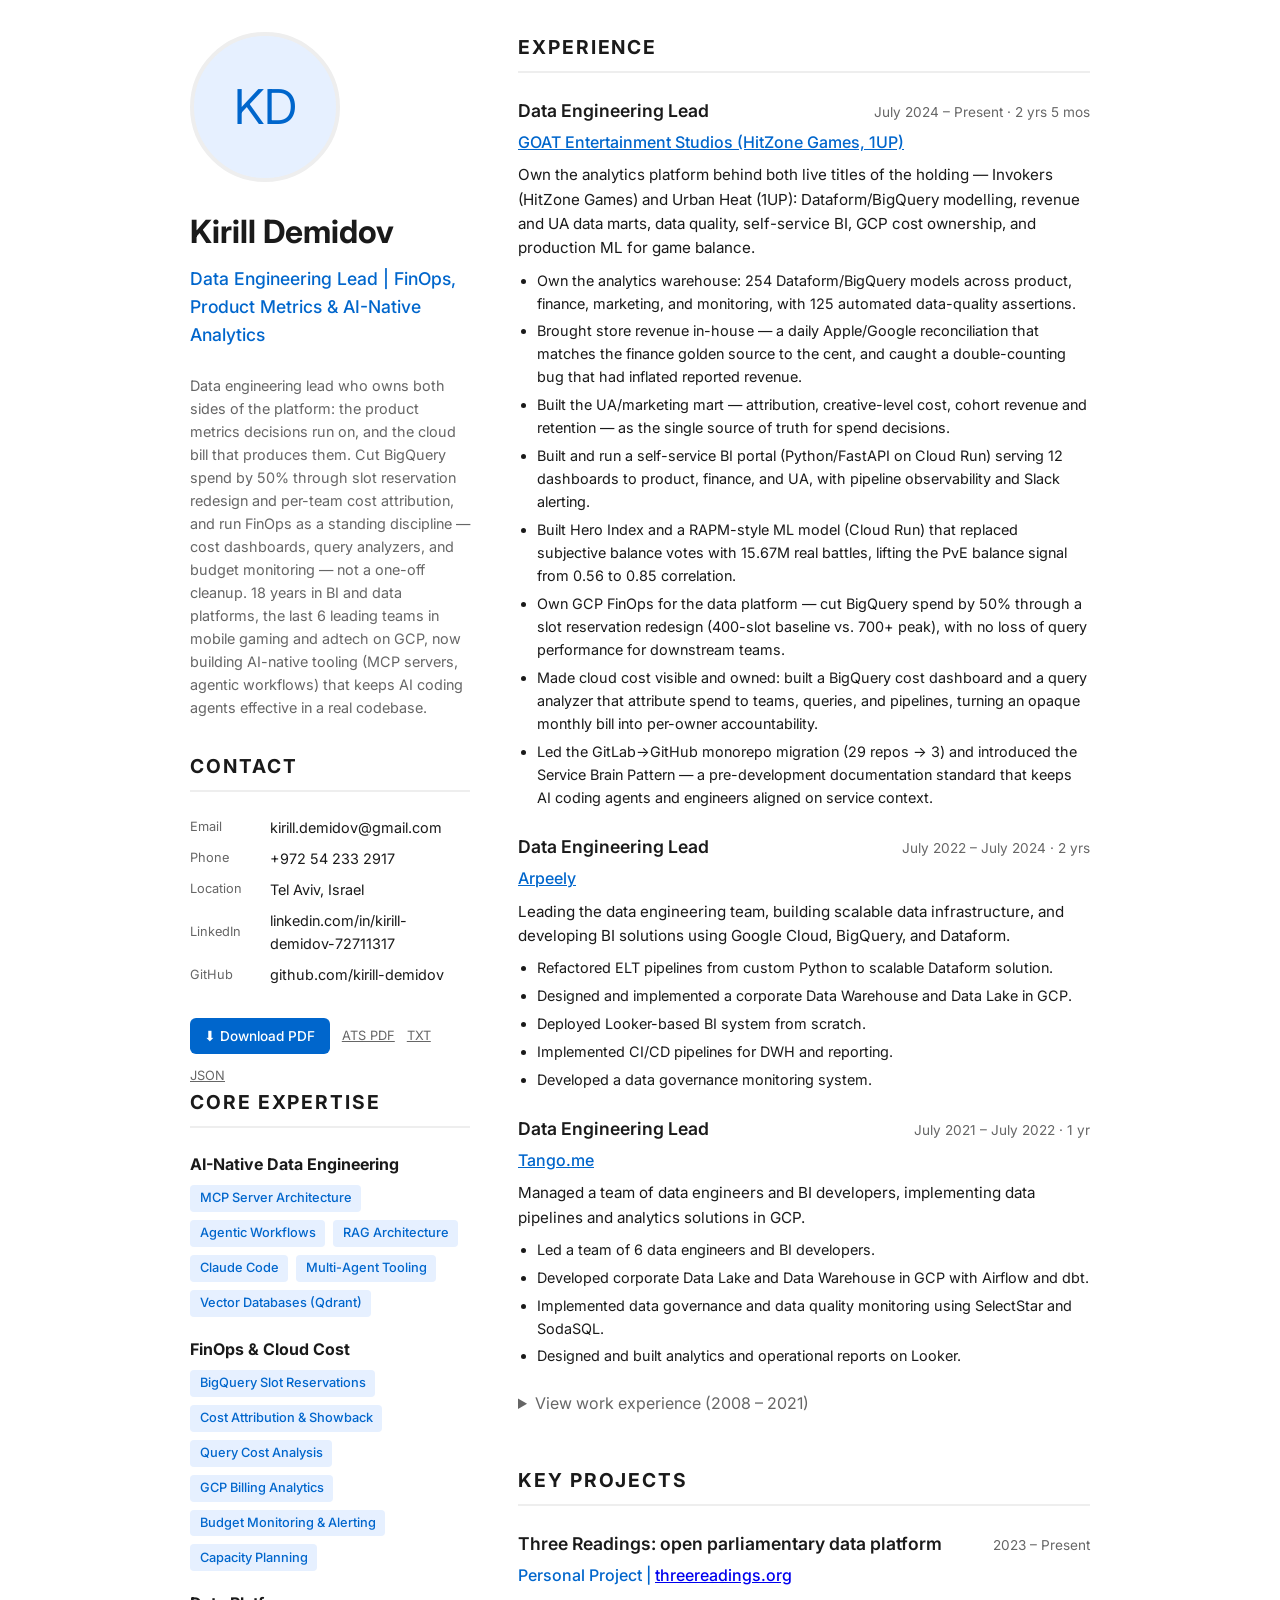
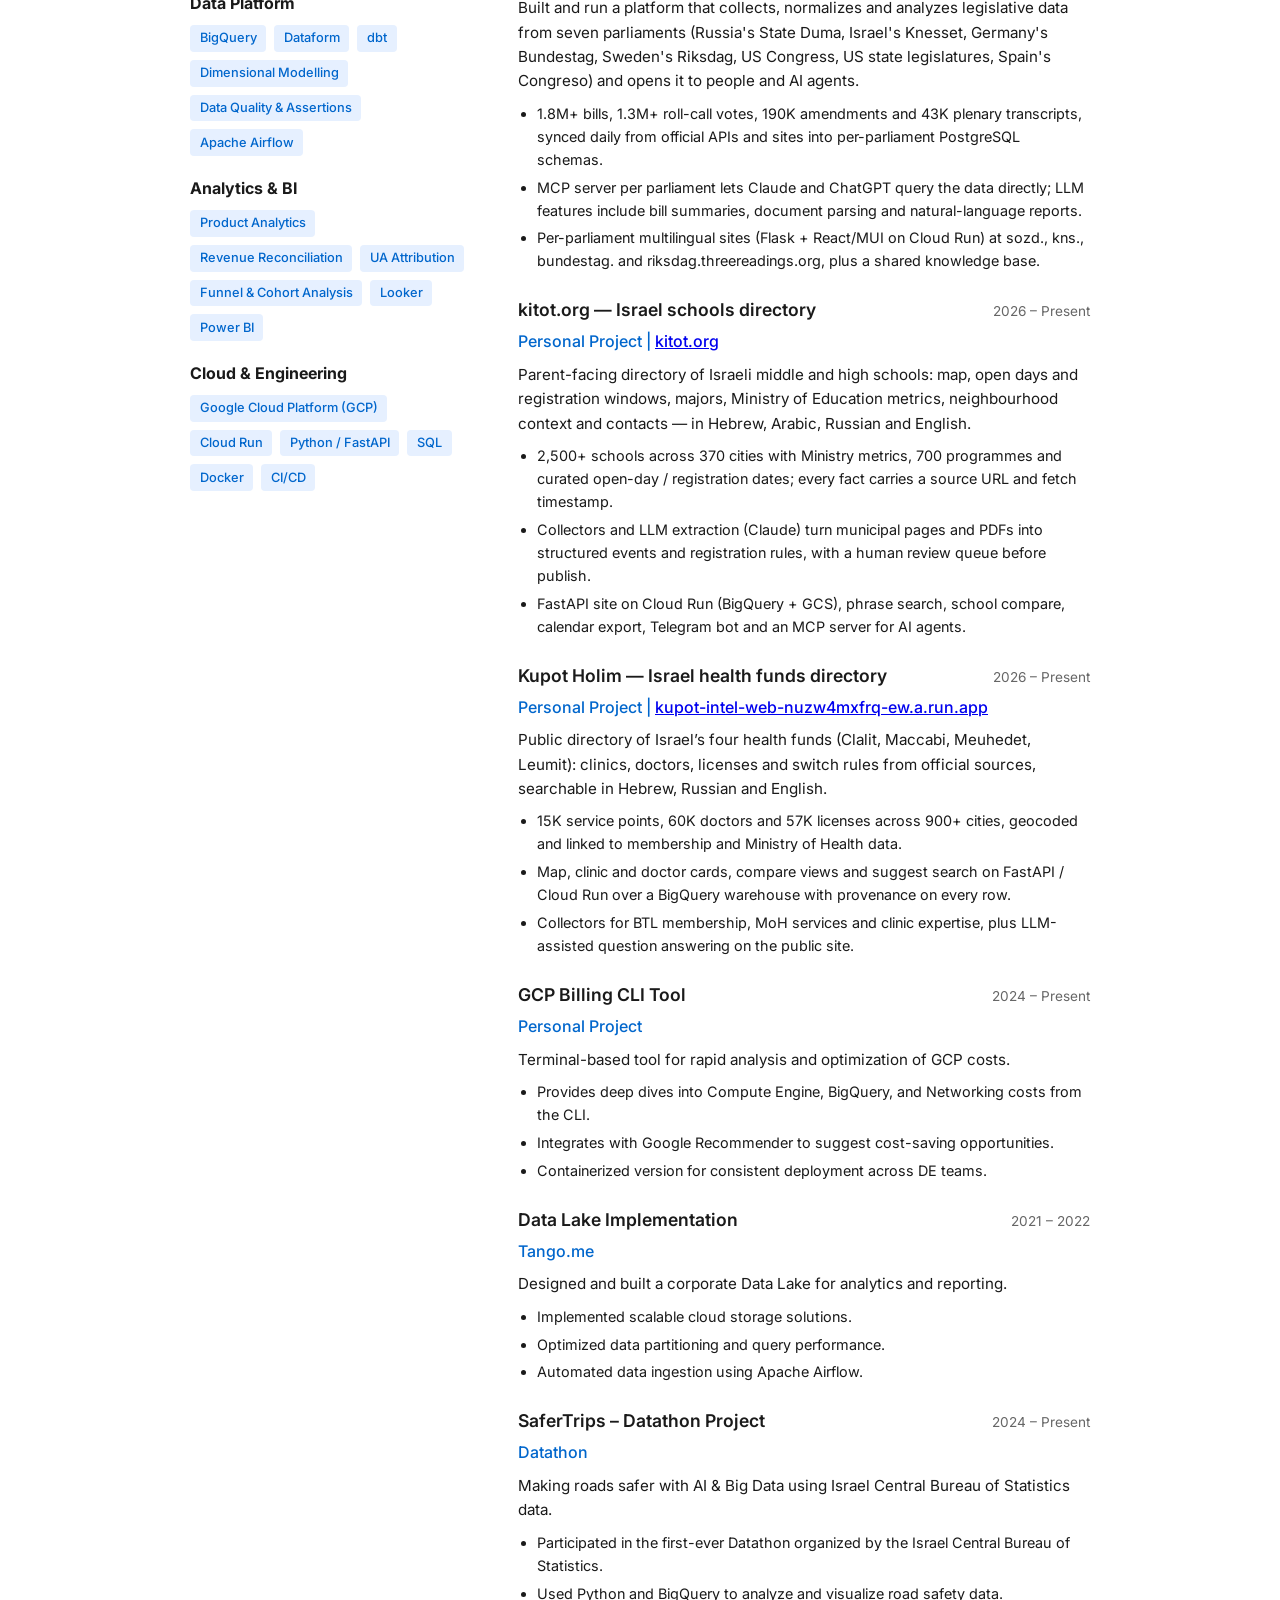
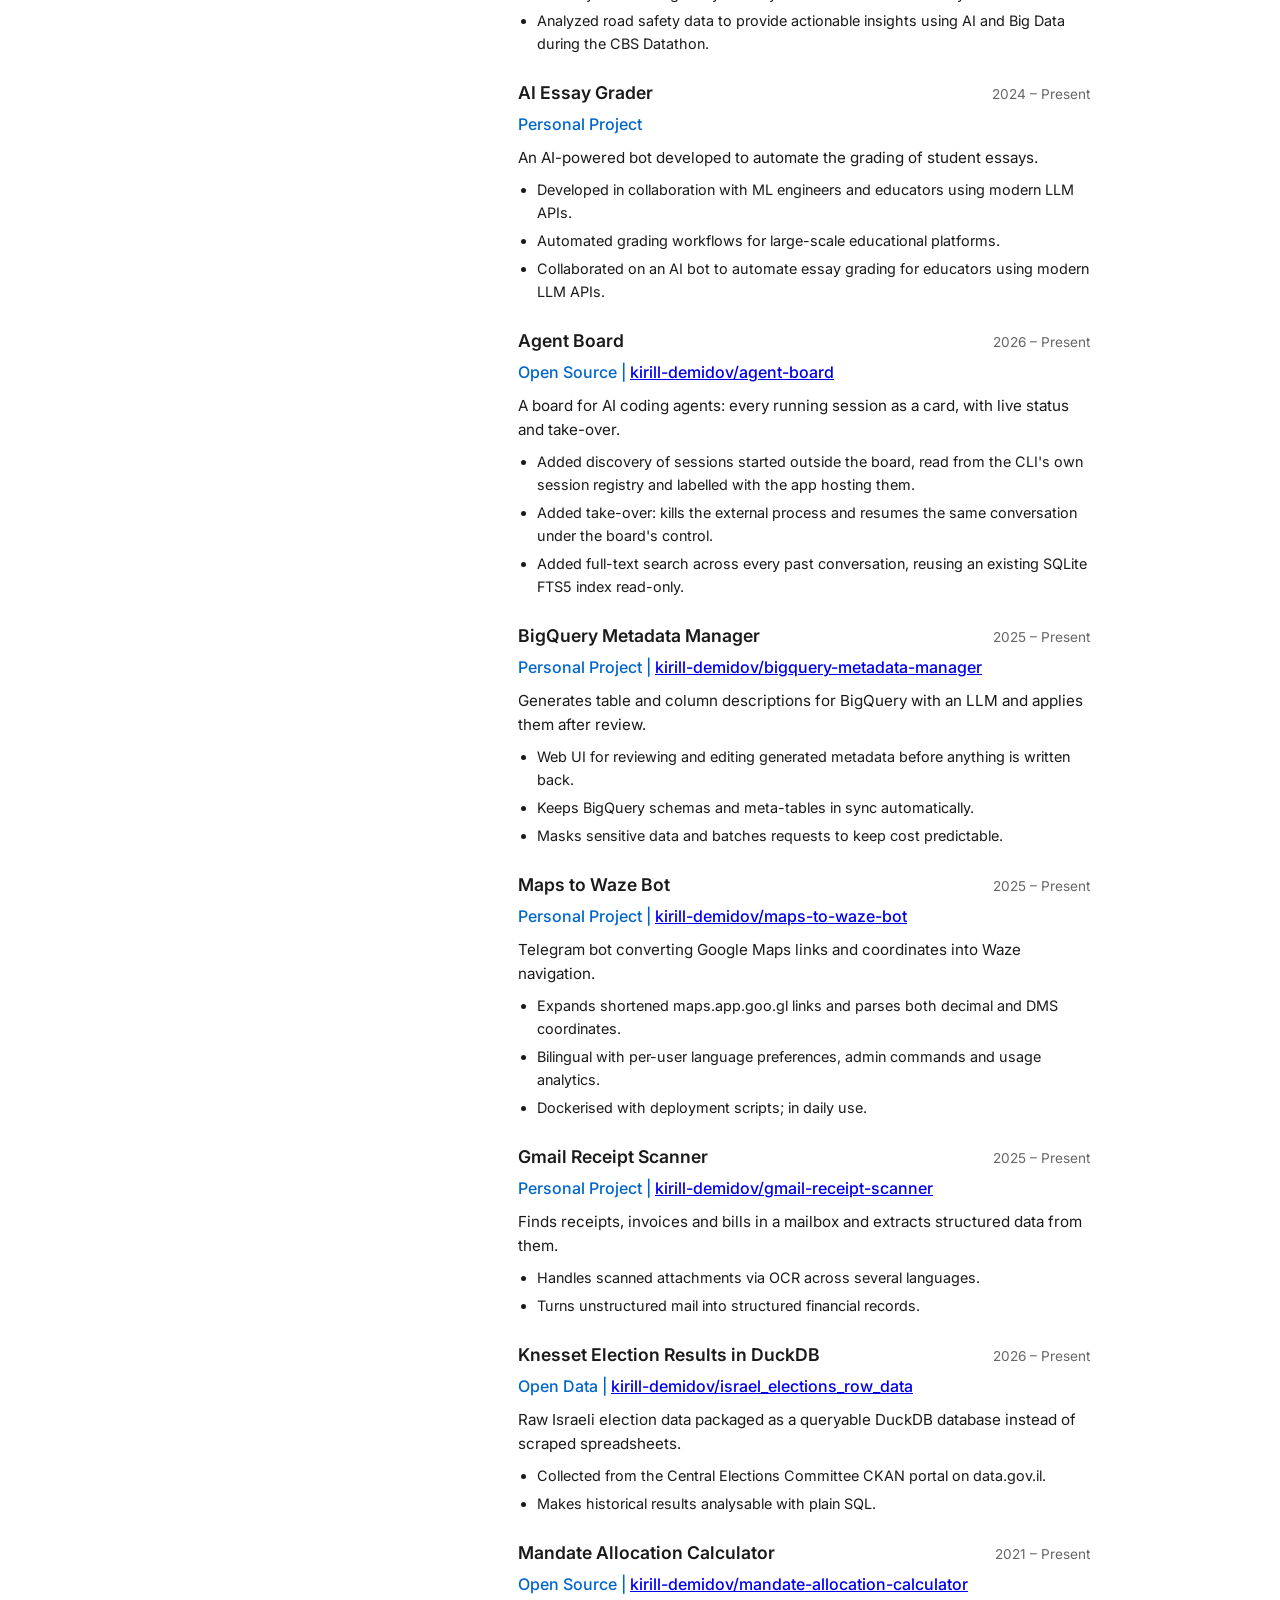
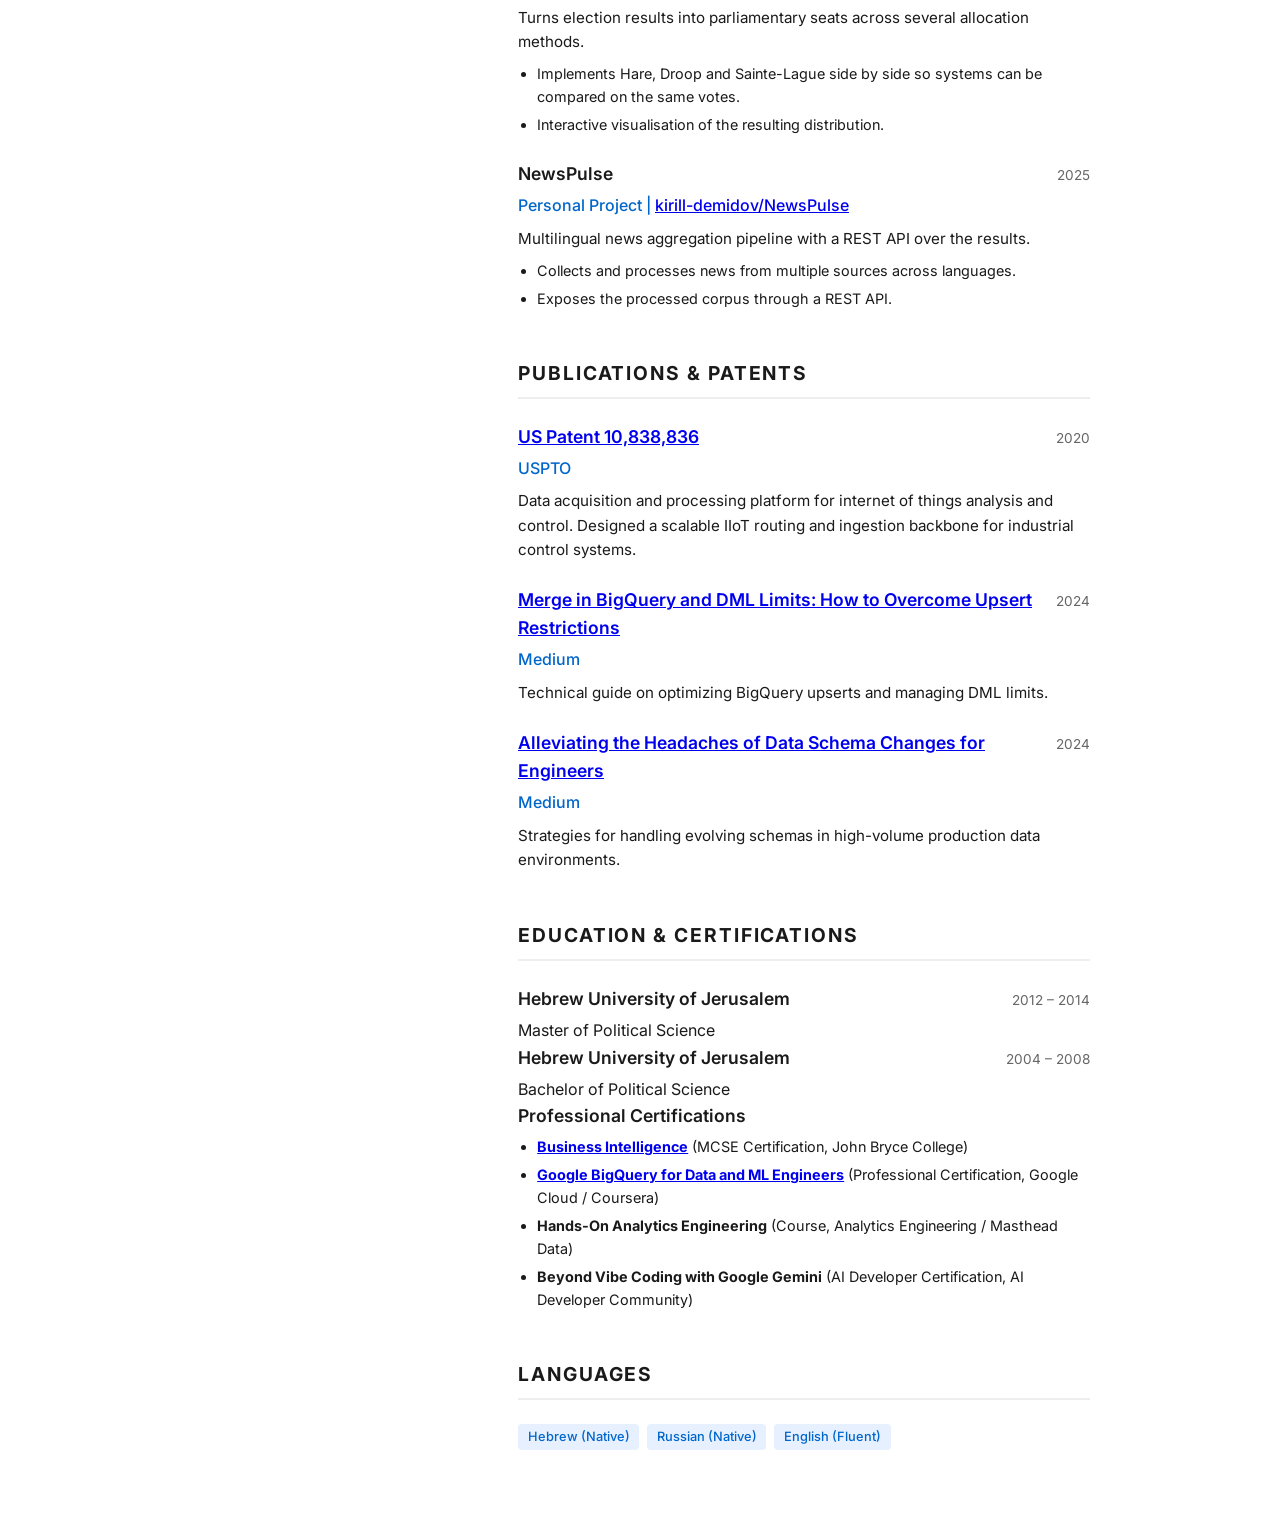
<file: index.html>
<!DOCTYPE html>
<html lang="en">
<head>
  <meta charset="UTF-8">
  <meta name="viewport" content="width=device-width, initial-scale=1.0">
  <title>Kirill Demidov | Data Engineering Lead | FinOps, Product Metrics &amp; AI-Native Analytics</title>
  <meta name="description" content="Data engineering lead who owns both sides of the platform: the product metrics decisions run on, and the cloud bill that produces them. Cut BigQuery spend by 50% through slot reservation redesign and per-team cost attribution, and run FinOps as a standing discipline — cost dashboards, query analyzers, and budget monitoring — not a one-off cleanup. 18 years in BI and data platforms, the last 6 leading teams in mobile gaming and adtech on GCP, now building AI-native tooling (MCP servers, agentic workflows) that keeps AI coding agents effective in a real codebase.">
  <!-- Собрано из cv_Kirill_Demidov_DE.json скриптом build.py — руками не править. -->
  <link rel="stylesheet" href="index.css">
  <link rel="preconnect" href="https://fonts.googleapis.com">
  <link rel="preconnect" href="https://fonts.gstatic.com" crossorigin>
  <link href="https://fonts.googleapis.com/css2?family=Inter:wght@400;500;600;700&display=swap" rel="stylesheet">
</head>
<body>
  <div class="container">
    <aside>
      <div class="profile-img">KD</div>
      <header>
        <h1>Kirill Demidov</h1>
        <div class="label">Data Engineering Lead | FinOps, Product Metrics &amp; AI-Native Analytics</div>
        <p class="summary-text" style="font-size: 0.9rem; margin-bottom: 2rem; color: var(--text-muted);">
          Data engineering lead who owns both sides of the platform: the product metrics decisions run on, and the cloud bill that produces them. Cut BigQuery spend by 50% through slot reservation redesign and per-team cost attribution, and run FinOps as a standing discipline — cost dashboards, query analyzers, and budget monitoring — not a one-off cleanup. 18 years in BI and data platforms, the last 6 leading teams in mobile gaming and adtech on GCP, now building AI-native tooling (MCP servers, agentic workflows) that keeps AI coding agents effective in a real codebase.
        </p>
      </header>

      <section id="contact">
        <h2>Contact</h2>
        <ul class="contact-info">
          <li><span class="contact-label">Email</span> <a href="mailto:kirill.demidov@gmail.com">kirill.demidov@gmail.com</a></li>
  <li><span class="contact-label">Phone</span> <a href="tel:+972542332917">+972 54 233 2917</a></li>
  <li><span class="contact-label">Location</span> Tel Aviv, Israel</li>
  <li><span class="contact-label">LinkedIn</span> <a href="https://www.linkedin.com/in/kirill-demidov-72711317/">linkedin.com/in/kirill-demidov-72711317</a></li>
  <li><span class="contact-label">GitHub</span> <a href="https://github.com/kirill-demidov">github.com/kirill-demidov</a></li>
        </ul>
        <div class="downloads">
          <a class="download-btn" href="Kirill_Demidov_CV.pdf" download>⬇︎ Download PDF</a>
          <a class="download-link" href="Kirill_Demidov_CV_ATS.pdf" download>ATS PDF</a>
          <a class="download-link" href="Kirill_Demidov_CV_ATS.txt" download>TXT</a>
          <a class="download-link" href="cv_Kirill_Demidov_DE.json" download>JSON</a>
        </div>
      </section>

      <section id="skills-overview">
        <h2>Core Expertise</h2>
        <div class="skills-stack" style="display: flex; flex-direction: column; gap: 1.25rem;">
          <div class="skill-category">
            <h4>AI-Native Data Engineering</h4>
            <div class="skill-tags">
              <span class="tag">MCP Server Architecture</span>
              <span class="tag">Agentic Workflows</span>
              <span class="tag">RAG Architecture</span>
              <span class="tag">Claude Code</span>
              <span class="tag">Multi-Agent Tooling</span>
              <span class="tag">Vector Databases (Qdrant)</span>
            </div>
          </div>
          <div class="skill-category">
            <h4>FinOps &amp; Cloud Cost</h4>
            <div class="skill-tags">
              <span class="tag">BigQuery Slot Reservations</span>
              <span class="tag">Cost Attribution &amp; Showback</span>
              <span class="tag">Query Cost Analysis</span>
              <span class="tag">GCP Billing Analytics</span>
              <span class="tag">Budget Monitoring &amp; Alerting</span>
              <span class="tag">Capacity Planning</span>
            </div>
          </div>
          <div class="skill-category">
            <h4>Data Platform</h4>
            <div class="skill-tags">
              <span class="tag">BigQuery</span>
              <span class="tag">Dataform</span>
              <span class="tag">dbt</span>
              <span class="tag">Dimensional Modelling</span>
              <span class="tag">Data Quality &amp; Assertions</span>
              <span class="tag">Apache Airflow</span>
            </div>
          </div>
          <div class="skill-category">
            <h4>Analytics &amp; BI</h4>
            <div class="skill-tags">
              <span class="tag">Product Analytics</span>
              <span class="tag">Revenue Reconciliation</span>
              <span class="tag">UA Attribution</span>
              <span class="tag">Funnel &amp; Cohort Analysis</span>
              <span class="tag">Looker</span>
              <span class="tag">Power BI</span>
            </div>
          </div>
          <div class="skill-category">
            <h4>Cloud &amp; Engineering</h4>
            <div class="skill-tags">
              <span class="tag">Google Cloud Platform (GCP)</span>
              <span class="tag">Cloud Run</span>
              <span class="tag">Python / FastAPI</span>
              <span class="tag">SQL</span>
              <span class="tag">Docker</span>
              <span class="tag">CI/CD</span>
            </div>
          </div>
        </div>
      </section>
    </aside>

    <main>
      <section id="work">
        <h2>Experience</h2>
        <div class="experience-list">
          <div class="experience-item">
            <div class="item-header">
              <h3>Data Engineering Lead</h3>
              <span class="date-range" data-start="2024-07-01" data-end="Present">July 2024 – Present <span class="duration"></span></span>
            </div>
            <a href="https://hit.zone/" class="company-name">GOAT Entertainment Studios (HitZone Games, 1UP)</a>
            <p class="summary">Own the analytics platform behind both live titles of the holding — Invokers (HitZone Games) and Urban Heat (1UP): Dataform/BigQuery modelling, revenue and UA data marts, data quality, self-service BI, GCP cost ownership, and production ML for game balance.</p>
              <ul class="highlights">
                <li>Own the analytics warehouse: 254 Dataform/BigQuery models across product, finance, marketing, and monitoring, with 125 automated data-quality assertions.</li>
                <li>Brought store revenue in-house — a daily Apple/Google reconciliation that matches the finance golden source to the cent, and caught a double-counting bug that had inflated reported revenue.</li>
                <li>Built the UA/marketing mart — attribution, creative-level cost, cohort revenue and retention — as the single source of truth for spend decisions.</li>
                <li>Built and run a self-service BI portal (Python/FastAPI on Cloud Run) serving 12 dashboards to product, finance, and UA, with pipeline observability and Slack alerting.</li>
                <li>Built Hero Index and a RAPM-style ML model (Cloud Run) that replaced subjective balance votes with 15.67M real battles, lifting the PvE balance signal from 0.56 to 0.85 correlation.</li>
                <li>Own GCP FinOps for the data platform — cut BigQuery spend by 50% through a slot reservation redesign (400-slot baseline vs. 700+ peak), with no loss of query performance for downstream teams.</li>
                <li>Made cloud cost visible and owned: built a BigQuery cost dashboard and a query analyzer that attribute spend to teams, queries, and pipelines, turning an opaque monthly bill into per-owner accountability.</li>
                <li>Led the GitLab→GitHub monorepo migration (29 repos → 3) and introduced the Service Brain Pattern — a pre-development documentation standard that keeps AI coding agents and engineers aligned on service context.</li>
              </ul>
          </div>

          <div class="experience-item">
            <div class="item-header">
              <h3>Data Engineering Lead</h3>
              <span class="date-range" data-start="2022-07-01" data-end="2024-07-01">July 2022 – July 2024 <span class="duration"></span></span>
            </div>
            <a href="https://arpeely.com" class="company-name">Arpeely</a>
            <p class="summary">Leading the data engineering team, building scalable data infrastructure, and developing BI solutions using Google Cloud, BigQuery, and Dataform.</p>
              <ul class="highlights">
                <li>Refactored ELT pipelines from custom Python to scalable Dataform solution.</li>
                <li>Designed and implemented a corporate Data Warehouse and Data Lake in GCP.</li>
                <li>Deployed Looker-based BI system from scratch.</li>
                <li>Implemented CI/CD pipelines for DWH and reporting.</li>
                <li>Developed a data governance monitoring system.</li>
              </ul>
          </div>

          <div class="experience-item">
            <div class="item-header">
              <h3>Data Engineering Lead</h3>
              <span class="date-range" data-start="2021-07-01" data-end="2022-07-01">July 2021 – July 2022 <span class="duration"></span></span>
            </div>
            <a href="https://www.tango.me" class="company-name">Tango.me</a>
            <p class="summary">Managed a team of data engineers and BI developers, implementing data pipelines and analytics solutions in GCP.</p>
              <ul class="highlights">
                <li>Led a team of 6 data engineers and BI developers.</li>
                <li>Developed corporate Data Lake and Data Warehouse in GCP with Airflow and dbt.</li>
                <li>Implemented data governance and data quality monitoring using SelectStar and SodaSQL.</li>
                <li>Designed and built analytics and operational reports on Looker.</li>
              </ul>
          </div>
        </div>

        <details id="early-career" class="early-career">
          <summary>View work experience (2008 – 2021)</summary>
          <h3 class="early-career-title">Earlier experience (2008 – 2021)</h3>
          <div class="experience-list">
            <div class="experience-item">
              <div class="item-header">
                <h3>Big Data Team Lead</h3>
                <span class="date-range" data-start="2019-12-01" data-end="2021-07-01">2019 – 2021</span>
              </div>
              <span class="company-name">Alterosmart Solutions</span>
                <ul class="highlights">
                  <li>Designed and implemented a modular data ingestion and processing backbone for Industrial Internet of Things (IIoT).</li>
                </ul>
            </div>
            <div class="experience-item">
              <div class="item-header">
                <h3>Senior BI Developer</h3>
                <span class="date-range" data-start="2018-08-01" data-end="2019-12-01">2018 – 2019</span>
              </div>
              <span class="company-name">SafeCharge</span>
                <ul class="highlights">
                  <li>Migrated OLAP-based BI system to a Big Data environment using AWS Data Lake (S3), Apache NiFi, and Spark.</li>
                </ul>
            </div>
            <div class="experience-item">
              <div class="item-header">
                <h3>BI Project Manager / BI &amp; Big Data Engineer</h3>
                <span class="date-range" data-start="2014-01-01" data-end="2018-08-01">2014 – 2018</span>
              </div>
              <span class="company-name">Data Cube</span>
                <ul class="highlights">
                  <li>Managed BI projects for enterprise clients including BioCatch, Postal Bank, Panaya, and Amdocs.</li>
                </ul>
            </div>
            <div class="experience-item">
              <div class="item-header">
                <h3>Head of Data Management and Integration</h3>
                <span class="date-range" data-start="2008-01-01" data-end="2014-01-01">2008 – 2014</span>
              </div>
              <span class="company-name">Holocaust Victims&#x27; Assets Restitution Co.</span>
                <ul class="highlights">
                  <li>Developed complex data integration and knowledge management tools using MS SQL Server.</li>
                </ul>
            </div>
          </div>
        </details>
      </section>

      <section id="projects">
        <h2>Key Projects</h2>
        <div class="project-list">
          <div class="project-item">
            <div class="item-header">
              <h3>Three Readings: open parliamentary data platform</h3>
              <span class="date-range">2023 – Present</span>
            </div>
            <div class="project-entity">Personal Project | <a href="https://threereadings.org">threereadings.org</a></div>
            <p class="summary">Built and run a platform that collects, normalizes and analyzes legislative data from seven parliaments (Russia&#x27;s State Duma, Israel&#x27;s Knesset, Germany&#x27;s Bundestag, Sweden&#x27;s Riksdag, US Congress, US state legislatures, Spain&#x27;s Congreso) and opens it to people and AI agents.</p>
              <ul class="highlights">
                <li>1.8M+ bills, 1.3M+ roll-call votes, 190K amendments and 43K plenary transcripts, synced daily from official APIs and sites into per-parliament PostgreSQL schemas.</li>
                <li>MCP server per parliament lets Claude and ChatGPT query the data directly; LLM features include bill summaries, document parsing and natural-language reports.</li>
                <li>Per-parliament multilingual sites (Flask + React/MUI on Cloud Run) at sozd., kns., bundestag. and riksdag.threereadings.org, plus a shared knowledge base.</li>
              </ul>
          </div>

          <div class="project-item">
            <div class="item-header">
              <h3>kitot.org — Israel schools directory</h3>
              <span class="date-range">2026 – Present</span>
            </div>
            <div class="project-entity">Personal Project | <a href="https://kitot.org">kitot.org</a></div>
            <p class="summary">Parent-facing directory of Israeli middle and high schools: map, open days and registration windows, majors, Ministry of Education metrics, neighbourhood context and contacts — in Hebrew, Arabic, Russian and English.</p>
              <ul class="highlights">
                <li>2,500+ schools across 370 cities with Ministry metrics, 700 programmes and curated open-day / registration dates; every fact carries a source URL and fetch timestamp.</li>
                <li>Collectors and LLM extraction (Claude) turn municipal pages and PDFs into structured events and registration rules, with a human review queue before publish.</li>
                <li>FastAPI site on Cloud Run (BigQuery + GCS), phrase search, school compare, calendar export, Telegram bot and an MCP server for AI agents.</li>
              </ul>
          </div>

          <div class="project-item">
            <div class="item-header">
              <h3>Kupot Holim — Israel health funds directory</h3>
              <span class="date-range">2026 – Present</span>
            </div>
            <div class="project-entity">Personal Project | <a href="https://kupot-intel-web-nuzw4mxfrq-ew.a.run.app">kupot-intel-web-nuzw4mxfrq-ew.a.run.app</a></div>
            <p class="summary">Public directory of Israel’s four health funds (Clalit, Maccabi, Meuhedet, Leumit): clinics, doctors, licenses and switch rules from official sources, searchable in Hebrew, Russian and English.</p>
              <ul class="highlights">
                <li>15K service points, 60K doctors and 57K licenses across 900+ cities, geocoded and linked to membership and Ministry of Health data.</li>
                <li>Map, clinic and doctor cards, compare views and suggest search on FastAPI / Cloud Run over a BigQuery warehouse with provenance on every row.</li>
                <li>Collectors for BTL membership, MoH services and clinic expertise, plus LLM-assisted question answering on the public site.</li>
              </ul>
          </div>

          <div class="project-item">
            <div class="item-header">
              <h3>GCP Billing CLI Tool</h3>
              <span class="date-range">2024 – Present</span>
            </div>
            <div class="project-entity">Personal Project</div>
            <p class="summary">Terminal-based tool for rapid analysis and optimization of GCP costs.</p>
              <ul class="highlights">
                <li>Provides deep dives into Compute Engine, BigQuery, and Networking costs from the CLI.</li>
                <li>Integrates with Google Recommender to suggest cost-saving opportunities.</li>
                <li>Containerized version for consistent deployment across DE teams.</li>
              </ul>
          </div>

          <div class="project-item">
            <div class="item-header">
              <h3>Data Lake Implementation</h3>
              <span class="date-range">2021 – 2022</span>
            </div>
            <div class="project-entity">Tango.me</div>
            <p class="summary">Designed and built a corporate Data Lake for analytics and reporting.</p>
              <ul class="highlights">
                <li>Implemented scalable cloud storage solutions.</li>
                <li>Optimized data partitioning and query performance.</li>
                <li>Automated data ingestion using Apache Airflow.</li>
              </ul>
          </div>

          <div class="project-item">
            <div class="item-header">
              <h3>SaferTrips – Datathon Project</h3>
              <span class="date-range">2024 – Present</span>
            </div>
            <div class="project-entity">Datathon</div>
            <p class="summary">Making roads safer with AI &amp; Big Data using Israel Central Bureau of Statistics data.</p>
              <ul class="highlights">
                <li>Participated in the first-ever Datathon organized by the Israel Central Bureau of Statistics.</li>
                <li>Used Python and BigQuery to analyze and visualize road safety data.</li>
                <li>Analyzed road safety data to provide actionable insights using AI and Big Data during the CBS Datathon.</li>
              </ul>
          </div>

          <div class="project-item">
            <div class="item-header">
              <h3>AI Essay Grader</h3>
              <span class="date-range">2024 – Present</span>
            </div>
            <div class="project-entity">Personal Project</div>
            <p class="summary">An AI-powered bot developed to automate the grading of student essays.</p>
              <ul class="highlights">
                <li>Developed in collaboration with ML engineers and educators using modern LLM APIs.</li>
                <li>Automated grading workflows for large-scale educational platforms.</li>
                <li>Collaborated on an AI bot to automate essay grading for educators using modern LLM APIs.</li>
              </ul>
          </div>

          <div class="project-item">
            <div class="item-header">
              <h3>Agent Board</h3>
              <span class="date-range">2026 – Present</span>
            </div>
            <div class="project-entity">Open Source | <a href="https://github.com/kirill-demidov/agent-board">kirill-demidov/agent-board</a></div>
            <p class="summary">A board for AI coding agents: every running session as a card, with live status and take-over.</p>
              <ul class="highlights">
                <li>Added discovery of sessions started outside the board, read from the CLI&#x27;s own session registry and labelled with the app hosting them.</li>
                <li>Added take-over: kills the external process and resumes the same conversation under the board&#x27;s control.</li>
                <li>Added full-text search across every past conversation, reusing an existing SQLite FTS5 index read-only.</li>
              </ul>
          </div>

          <div class="project-item">
            <div class="item-header">
              <h3>BigQuery Metadata Manager</h3>
              <span class="date-range">2025 – Present</span>
            </div>
            <div class="project-entity">Personal Project | <a href="https://github.com/kirill-demidov/bigquery-metadata-manager">kirill-demidov/bigquery-metadata-manager</a></div>
            <p class="summary">Generates table and column descriptions for BigQuery with an LLM and applies them after review.</p>
              <ul class="highlights">
                <li>Web UI for reviewing and editing generated metadata before anything is written back.</li>
                <li>Keeps BigQuery schemas and meta-tables in sync automatically.</li>
                <li>Masks sensitive data and batches requests to keep cost predictable.</li>
              </ul>
          </div>

          <div class="project-item">
            <div class="item-header">
              <h3>Maps to Waze Bot</h3>
              <span class="date-range">2025 – Present</span>
            </div>
            <div class="project-entity">Personal Project | <a href="https://github.com/kirill-demidov/maps-to-waze-bot">kirill-demidov/maps-to-waze-bot</a></div>
            <p class="summary">Telegram bot converting Google Maps links and coordinates into Waze navigation.</p>
              <ul class="highlights">
                <li>Expands shortened maps.app.goo.gl links and parses both decimal and DMS coordinates.</li>
                <li>Bilingual with per-user language preferences, admin commands and usage analytics.</li>
                <li>Dockerised with deployment scripts; in daily use.</li>
              </ul>
          </div>

          <div class="project-item">
            <div class="item-header">
              <h3>Gmail Receipt Scanner</h3>
              <span class="date-range">2025 – Present</span>
            </div>
            <div class="project-entity">Personal Project | <a href="https://github.com/kirill-demidov/gmail-receipt-scanner">kirill-demidov/gmail-receipt-scanner</a></div>
            <p class="summary">Finds receipts, invoices and bills in a mailbox and extracts structured data from them.</p>
              <ul class="highlights">
                <li>Handles scanned attachments via OCR across several languages.</li>
                <li>Turns unstructured mail into structured financial records.</li>
              </ul>
          </div>

          <div class="project-item">
            <div class="item-header">
              <h3>Knesset Election Results in DuckDB</h3>
              <span class="date-range">2026 – Present</span>
            </div>
            <div class="project-entity">Open Data | <a href="https://github.com/kirill-demidov/israel_elections_row_data">kirill-demidov/israel_elections_row_data</a></div>
            <p class="summary">Raw Israeli election data packaged as a queryable DuckDB database instead of scraped spreadsheets.</p>
              <ul class="highlights">
                <li>Collected from the Central Elections Committee CKAN portal on data.gov.il.</li>
                <li>Makes historical results analysable with plain SQL.</li>
              </ul>
          </div>

          <div class="project-item">
            <div class="item-header">
              <h3>Mandate Allocation Calculator</h3>
              <span class="date-range">2021 – Present</span>
            </div>
            <div class="project-entity">Open Source | <a href="https://github.com/kirill-demidov/mandate-allocation-calculator">kirill-demidov/mandate-allocation-calculator</a></div>
            <p class="summary">Turns election results into parliamentary seats across several allocation methods.</p>
              <ul class="highlights">
                <li>Implements Hare, Droop and Sainte-Lague side by side so systems can be compared on the same votes.</li>
                <li>Interactive visualisation of the resulting distribution.</li>
              </ul>
          </div>

          <div class="project-item">
            <div class="item-header">
              <h3>NewsPulse</h3>
              <span class="date-range">2025</span>
            </div>
            <div class="project-entity">Personal Project | <a href="https://github.com/kirill-demidov/NewsPulse">kirill-demidov/NewsPulse</a></div>
            <p class="summary">Multilingual news aggregation pipeline with a REST API over the results.</p>
              <ul class="highlights">
                <li>Collects and processes news from multiple sources across languages.</li>
                <li>Exposes the processed corpus through a REST API.</li>
              </ul>
          </div>
        </div>
      </section>

      <section id="publications">
        <h2>Publications &amp; Patents</h2>
        <div class="project-list">
          <div class="project-item">
            <div class="item-header">
              <h3><a href="https://patents.google.com/patent/US10838836B1/en">US Patent 10,838,836</a></h3>
              <span class="date-range">2020</span>
            </div>
            <div class="project-entity">USPTO</div>
            <p class="summary">Data acquisition and processing platform for internet of things analysis and control. Designed a scalable IIoT routing and ingestion backbone for industrial control systems.</p>
          </div>
          <div class="project-item">
            <div class="item-header">
              <h3><a href="https://medium.com/@kirkademidov/merge-in-bigquery-and-dml-limits-how-to-overcome-upsert-restrictions-dc7507d6d997">Merge in BigQuery and DML Limits: How to Overcome Upsert Restrictions</a></h3>
              <span class="date-range">2024</span>
            </div>
            <div class="project-entity">Medium</div>
            <p class="summary">Technical guide on optimizing BigQuery upserts and managing DML limits.</p>
          </div>
          <div class="project-item">
            <div class="item-header">
              <h3><a href="https://medium.com/@kirkademidov/alleviating-the-headaches-of-data-schema-changes-for-engineers-8d6cb5f0b946">Alleviating the Headaches of Data Schema Changes for Engineers</a></h3>
              <span class="date-range">2024</span>
            </div>
            <div class="project-entity">Medium</div>
            <p class="summary">Strategies for handling evolving schemas in high-volume production data environments.</p>
          </div>
        </div>
      </section>

      <section id="education">
        <h2>Education &amp; Certifications</h2>
        <div class="education-item">
          <div class="item-header">
            <h3>Hebrew University of Jerusalem</h3>
            <span class="date-range">2012 – 2014</span>
          </div>
          <p>Master of Political Science</p>
        </div>
        <div class="education-item">
          <div class="item-header">
            <h3>Hebrew University of Jerusalem</h3>
            <span class="date-range">2004 – 2008</span>
          </div>
          <p>Bachelor of Political Science</p>
        </div>
        <div class="education-item">
          <div class="item-header">
            <h3>Professional Certifications</h3>
          </div>
          <ul class="highlights">
            <li><strong><a href="https://www.johnbryce.co.il">Business Intelligence</a></strong> (MCSE Certification, John Bryce College)</li>
            <li><strong><a href="https://www.coursera.org/specializations/google-cloud-data-ml-engineer">Google BigQuery for Data and ML Engineers</a></strong> (Professional Certification, Google Cloud / Coursera)</li>
            <li><strong>Hands-On Analytics Engineering</strong> (Course, Analytics Engineering / Masthead Data)</li>
            <li><strong>Beyond Vibe Coding with Google Gemini</strong> (AI Developer Certification, AI Developer Community)</li>
          </ul>
        </div>
      </section>

      <section id="languages">
        <h2>Languages</h2>
        <div class="skill-tags">
          <span class="tag">Hebrew (Native)</span>
              <span class="tag">Russian (Native)</span>
              <span class="tag">English (Fluent)</span>
        </div>
      </section>
    </main>
  </div>

  <script>
    // «· 2 yrs 1 mo» рядом с датами — считаем в браузере, чтобы длительность
    // текущей работы не устаревала со дня сборки
    function calculateDuration(startStr, endStr) {
      const start = new Date(startStr);
      const end = endStr === 'Present' ? new Date() : new Date(endStr);
      let years = end.getFullYear() - start.getFullYear();
      let months = end.getMonth() - start.getMonth();
      if (months < 0) { years--; months += 12; }
      const res = [];
      if (years > 0) res.push(`${years} yr${years > 1 ? 's' : ''}`);
      if (months > 0) res.push(`${months} mo${months > 1 ? 's' : ''}`);
      return res.length ? `· ${res.join(' ')}` : '';
    }

    document.querySelectorAll('.date-range').forEach(el => {
      const start = el.getAttribute('data-start');
      const end = el.getAttribute('data-end');
      const durationEl = el.querySelector('.duration');
      if (start && end && durationEl) durationEl.textContent = calculateDuration(start, end);
    });

    // в PDF свёрнутый аккордеон читается как дыра в хронологии, а стрелка — как баг
    const earlyCareer = document.getElementById('early-career');
    if (earlyCareer) {
      if (window.matchMedia('print').matches) earlyCareer.open = true;
      window.addEventListener('beforeprint', () => { earlyCareer.open = true; });
    }
  </script>
</body>
</html>
</file>
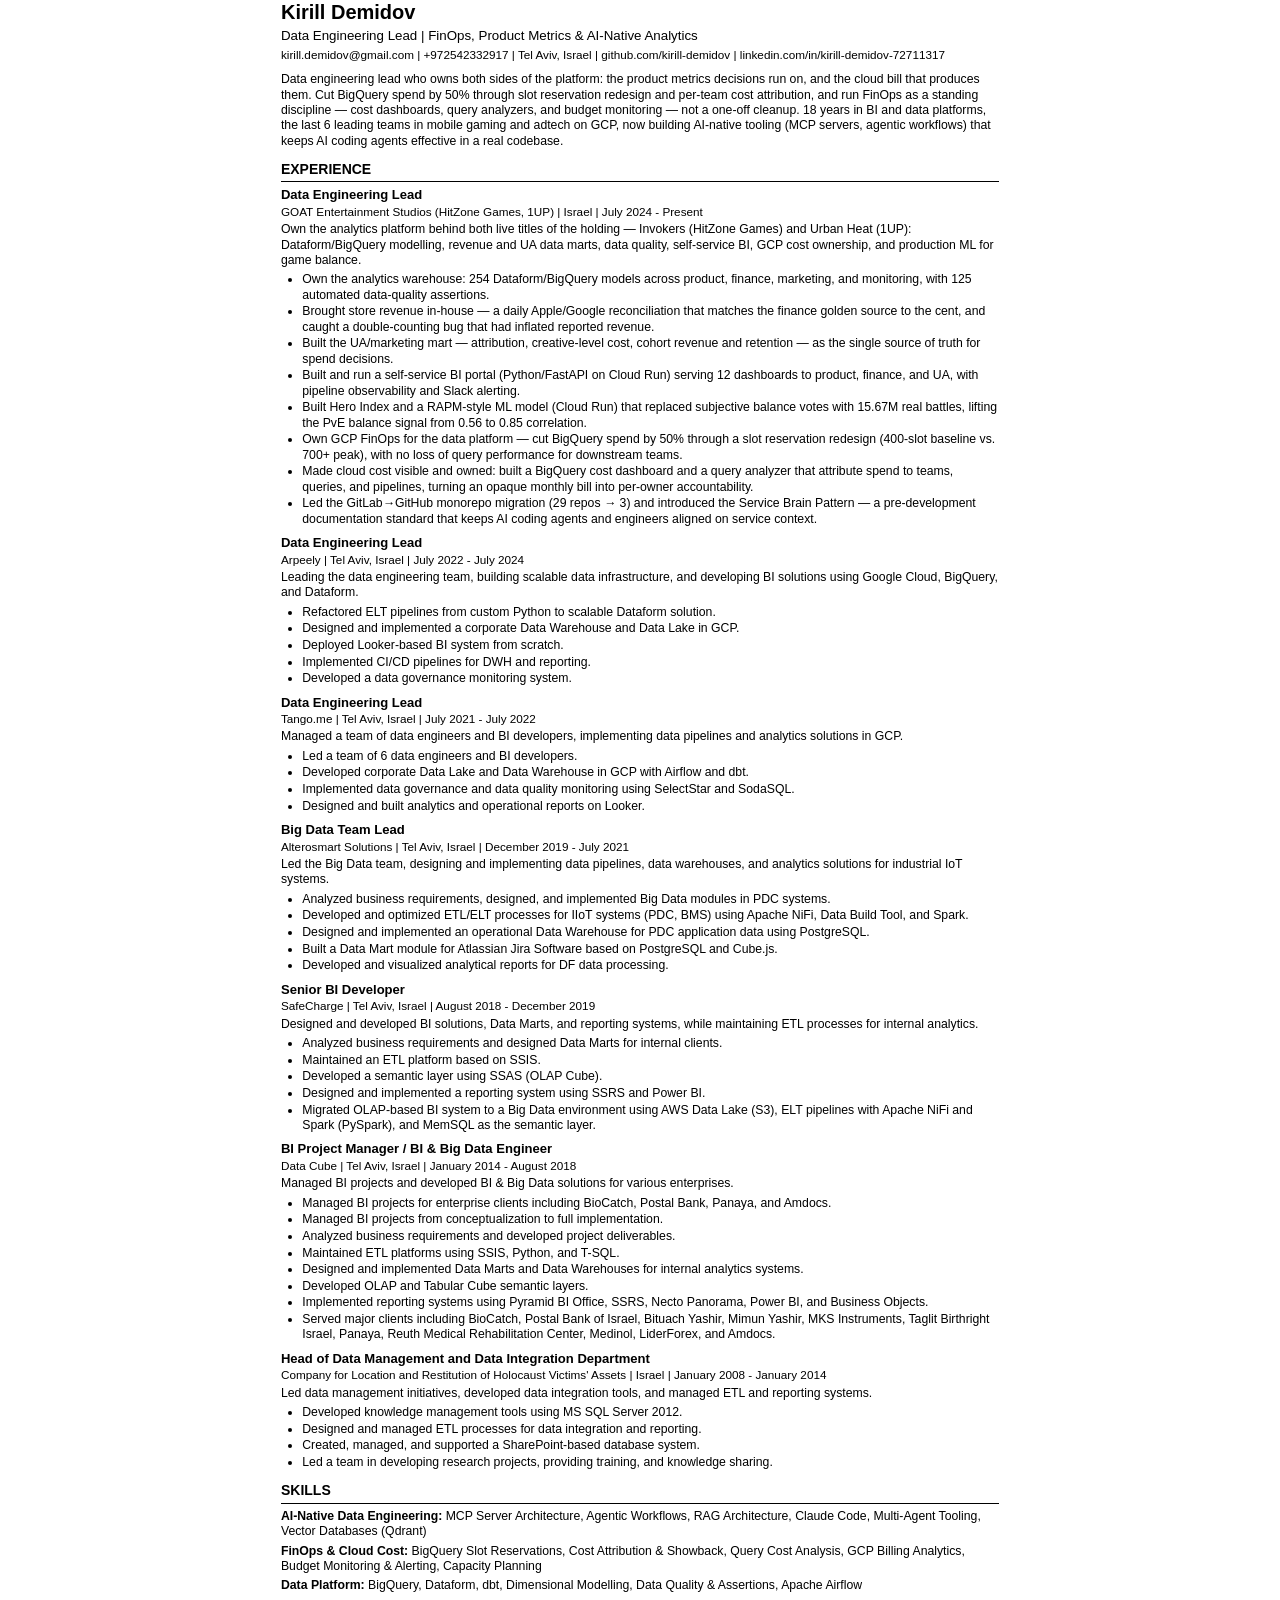
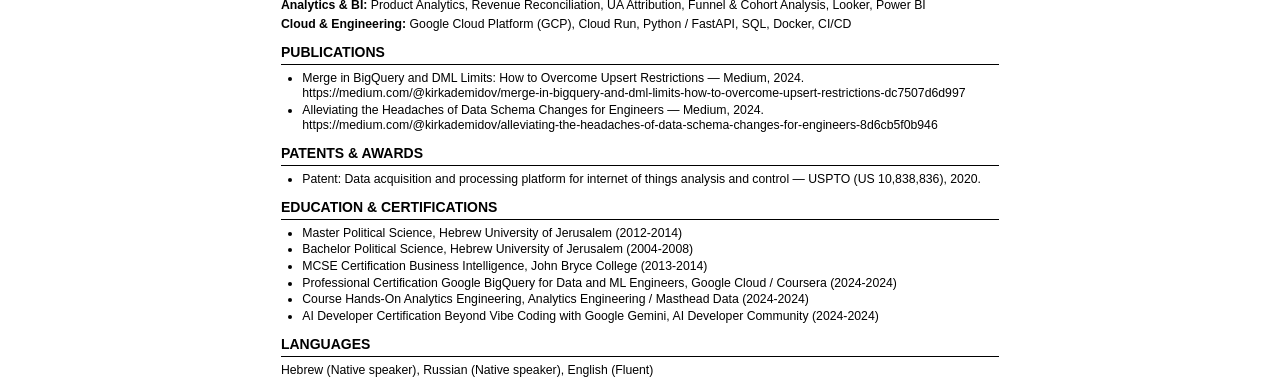
<file: cv-ats.html>
<!DOCTYPE html>
<html lang="en">
<head>
<meta charset="UTF-8">
<title>Kirill Demidov — Data Engineering Lead | FinOps, Product Metrics &amp; AI-Native Analytics</title>
<style>
  /* ATS-safe: one column, no floats, no grid, no background graphics */
  @page { size: A4; margin: 11mm 12mm; }
  body {
    font-family: Arial, Helvetica, sans-serif;
    font-size: 9.2pt;
    line-height: 1.25;
    color: #000;
    background: #fff;
    max-width: 190mm;
    margin: 0 auto;
    padding: 0;
  }
  h1 { font-size: 15pt; margin: 0 0 2pt; }
  .label { font-size: 10pt; margin: 0 0 3pt; }
  .contacts { font-size: 8.8pt; margin: 0 0 7pt; }
  .summary { margin: 0 0 8pt; }
  h2 {
    font-size: 10.5pt;
    margin: 9pt 0 4pt;
    padding-bottom: 2pt;
    border-bottom: 1px solid #000;
    text-transform: uppercase;
  }
  h3 { font-size: 9.8pt; margin: 0 0 1pt; }
  .meta { font-size: 8.8pt; margin: 0 0 2pt; }
  .entry { margin-bottom: 6pt; page-break-inside: avoid; }
  p { margin: 0 0 3pt; }
  ul { margin: 3pt 0 0; padding-left: 16pt; }
  li { margin-bottom: 1pt; }
</style>
</head>
<body>
<h1>Kirill Demidov</h1>
<p class='label'>Data Engineering Lead | FinOps, Product Metrics &amp; AI-Native Analytics</p>
<p class='contacts'>kirill.demidov@gmail.com | +972542332917 | Tel Aviv, Israel | github.com/kirill-demidov | linkedin.com/in/kirill-demidov-72711317</p>
<p class='summary'>Data engineering lead who owns both sides of the platform: the product metrics decisions run on, and the cloud bill that produces them. Cut BigQuery spend by 50% through slot reservation redesign and per-team cost attribution, and run FinOps as a standing discipline — cost dashboards, query analyzers, and budget monitoring — not a one-off cleanup. 18 years in BI and data platforms, the last 6 leading teams in mobile gaming and adtech on GCP, now building AI-native tooling (MCP servers, agentic workflows) that keeps AI coding agents effective in a real codebase.</p>
<h2>Experience</h2>
<div class='entry'>
<h3>Data Engineering Lead</h3>
<p class='meta'>GOAT Entertainment Studios (HitZone Games, 1UP) | Israel | July 2024 - Present</p>
<p>Own the analytics platform behind both live titles of the holding — Invokers (HitZone Games) and Urban Heat (1UP): Dataform/BigQuery modelling, revenue and UA data marts, data quality, self-service BI, GCP cost ownership, and production ML for game balance.</p>
<ul><li>Own the analytics warehouse: 254 Dataform/BigQuery models across product, finance, marketing, and monitoring, with 125 automated data-quality assertions.</li><li>Brought store revenue in-house — a daily Apple/Google reconciliation that matches the finance golden source to the cent, and caught a double-counting bug that had inflated reported revenue.</li><li>Built the UA/marketing mart — attribution, creative-level cost, cohort revenue and retention — as the single source of truth for spend decisions.</li><li>Built and run a self-service BI portal (Python/FastAPI on Cloud Run) serving 12 dashboards to product, finance, and UA, with pipeline observability and Slack alerting.</li><li>Built Hero Index and a RAPM-style ML model (Cloud Run) that replaced subjective balance votes with 15.67M real battles, lifting the PvE balance signal from 0.56 to 0.85 correlation.</li><li>Own GCP FinOps for the data platform — cut BigQuery spend by 50% through a slot reservation redesign (400-slot baseline vs. 700+ peak), with no loss of query performance for downstream teams.</li><li>Made cloud cost visible and owned: built a BigQuery cost dashboard and a query analyzer that attribute spend to teams, queries, and pipelines, turning an opaque monthly bill into per-owner accountability.</li><li>Led the GitLab→GitHub monorepo migration (29 repos → 3) and introduced the Service Brain Pattern — a pre-development documentation standard that keeps AI coding agents and engineers aligned on service context.</li></ul>
</div>
<div class='entry'>
<h3>Data Engineering Lead</h3>
<p class='meta'>Arpeely | Tel Aviv, Israel | July 2022 - July 2024</p>
<p>Leading the data engineering team, building scalable data infrastructure, and developing BI solutions using Google Cloud, BigQuery, and Dataform.</p>
<ul><li>Refactored ELT pipelines from custom Python to scalable Dataform solution.</li><li>Designed and implemented a corporate Data Warehouse and Data Lake in GCP.</li><li>Deployed Looker-based BI system from scratch.</li><li>Implemented CI/CD pipelines for DWH and reporting.</li><li>Developed a data governance monitoring system.</li></ul>
</div>
<div class='entry'>
<h3>Data Engineering Lead</h3>
<p class='meta'>Tango.me | Tel Aviv, Israel | July 2021 - July 2022</p>
<p>Managed a team of data engineers and BI developers, implementing data pipelines and analytics solutions in GCP.</p>
<ul><li>Led a team of 6 data engineers and BI developers.</li><li>Developed corporate Data Lake and Data Warehouse in GCP with Airflow and dbt.</li><li>Implemented data governance and data quality monitoring using SelectStar and SodaSQL.</li><li>Designed and built analytics and operational reports on Looker.</li></ul>
</div>
<div class='entry'>
<h3>Big Data Team Lead</h3>
<p class='meta'>Alterosmart Solutions | Tel Aviv, Israel | December 2019 - July 2021</p>
<p>Led the Big Data team, designing and implementing data pipelines, data warehouses, and analytics solutions for industrial IoT systems.</p>
<ul><li>Analyzed business requirements, designed, and implemented Big Data modules in PDC systems.</li><li>Developed and optimized ETL/ELT processes for IIoT systems (PDC, BMS) using Apache NiFi, Data Build Tool, and Spark.</li><li>Designed and implemented an operational Data Warehouse for PDC application data using PostgreSQL.</li><li>Built a Data Mart module for Atlassian Jira Software based on PostgreSQL and Cube.js.</li><li>Developed and visualized analytical reports for DF data processing.</li></ul>
</div>
<div class='entry'>
<h3>Senior BI Developer</h3>
<p class='meta'>SafeCharge | Tel Aviv, Israel | August 2018 - December 2019</p>
<p>Designed and developed BI solutions, Data Marts, and reporting systems, while maintaining ETL processes for internal analytics.</p>
<ul><li>Analyzed business requirements and designed Data Marts for internal clients.</li><li>Maintained an ETL platform based on SSIS.</li><li>Developed a semantic layer using SSAS (OLAP Cube).</li><li>Designed and implemented a reporting system using SSRS and Power BI.</li><li>Migrated OLAP-based BI system to a Big Data environment using AWS Data Lake (S3), ELT pipelines with Apache NiFi and Spark (PySpark), and MemSQL as the semantic layer.</li></ul>
</div>
<div class='entry'>
<h3>BI Project Manager / BI &amp; Big Data Engineer</h3>
<p class='meta'>Data Cube | Tel Aviv, Israel | January 2014 - August 2018</p>
<p>Managed BI projects and developed BI &amp; Big Data solutions for various enterprises.</p>
<ul><li>Managed BI projects for enterprise clients including BioCatch, Postal Bank, Panaya, and Amdocs.</li><li>Managed BI projects from conceptualization to full implementation.</li><li>Analyzed business requirements and developed project deliverables.</li><li>Maintained ETL platforms using SSIS, Python, and T-SQL.</li><li>Designed and implemented Data Marts and Data Warehouses for internal analytics systems.</li><li>Developed OLAP and Tabular Cube semantic layers.</li><li>Implemented reporting systems using Pyramid BI Office, SSRS, Necto Panorama, Power BI, and Business Objects.</li><li>Served major clients including BioCatch, Postal Bank of Israel, Bituach Yashir, Mimun Yashir, MKS Instruments, Taglit Birthright Israel, Panaya, Reuth Medical Rehabilitation Center, Medinol, LiderForex, and Amdocs.</li></ul>
</div>
<div class='entry'>
<h3>Head of Data Management and Data Integration Department</h3>
<p class='meta'>Company for Location and Restitution of Holocaust Victims&#x27; Assets | Israel | January 2008 - January 2014</p>
<p>Led data management initiatives, developed data integration tools, and managed ETL and reporting systems.</p>
<ul><li>Developed knowledge management tools using MS SQL Server 2012.</li><li>Designed and managed ETL processes for data integration and reporting.</li><li>Created, managed, and supported a SharePoint-based database system.</li><li>Led a team in developing research projects, providing training, and knowledge sharing.</li></ul>
</div>
<h2>Skills</h2>
<p><strong>AI-Native Data Engineering:</strong> MCP Server Architecture, Agentic Workflows, RAG Architecture, Claude Code, Multi-Agent Tooling, Vector Databases (Qdrant)</p>
<p><strong>FinOps &amp; Cloud Cost:</strong> BigQuery Slot Reservations, Cost Attribution &amp; Showback, Query Cost Analysis, GCP Billing Analytics, Budget Monitoring &amp; Alerting, Capacity Planning</p>
<p><strong>Data Platform:</strong> BigQuery, Dataform, dbt, Dimensional Modelling, Data Quality &amp; Assertions, Apache Airflow</p>
<p><strong>Analytics &amp; BI:</strong> Product Analytics, Revenue Reconciliation, UA Attribution, Funnel &amp; Cohort Analysis, Looker, Power BI</p>
<p><strong>Cloud &amp; Engineering:</strong> Google Cloud Platform (GCP), Cloud Run, Python / FastAPI, SQL, Docker, CI/CD</p>
<h2>Publications</h2><ul>
<li>Merge in BigQuery and DML Limits: How to Overcome Upsert Restrictions — Medium, 2024. https://medium.com/@kirkademidov/merge-in-bigquery-and-dml-limits-how-to-overcome-upsert-restrictions-dc7507d6d997</li>
<li>Alleviating the Headaches of Data Schema Changes for Engineers — Medium, 2024. https://medium.com/@kirkademidov/alleviating-the-headaches-of-data-schema-changes-for-engineers-8d6cb5f0b946</li>
</ul>
<h2>Patents &amp; Awards</h2><ul>
<li>Patent: Data acquisition and processing platform for internet of things analysis and control — USPTO (US 10,838,836), 2020.</li>
</ul>
<h2>Education &amp; Certifications</h2><ul>
<li>Master Political Science, Hebrew University of Jerusalem (2012-2014)</li>
<li>Bachelor Political Science, Hebrew University of Jerusalem (2004-2008)</li>
<li>MCSE Certification Business Intelligence, John Bryce College (2013-2014)</li>
<li>Professional Certification Google BigQuery for Data and ML Engineers, Google Cloud / Coursera (2024-2024)</li>
<li>Course Hands-On Analytics Engineering, Analytics Engineering / Masthead Data (2024-2024)</li>
<li>AI Developer Certification Beyond Vibe Coding with Google Gemini, AI Developer Community (2024-2024)</li>
</ul>
<h2>Languages</h2>
<p>Hebrew (Native speaker), Russian (Native speaker), English (Fluent)</p>
</body>
</html>
</file>
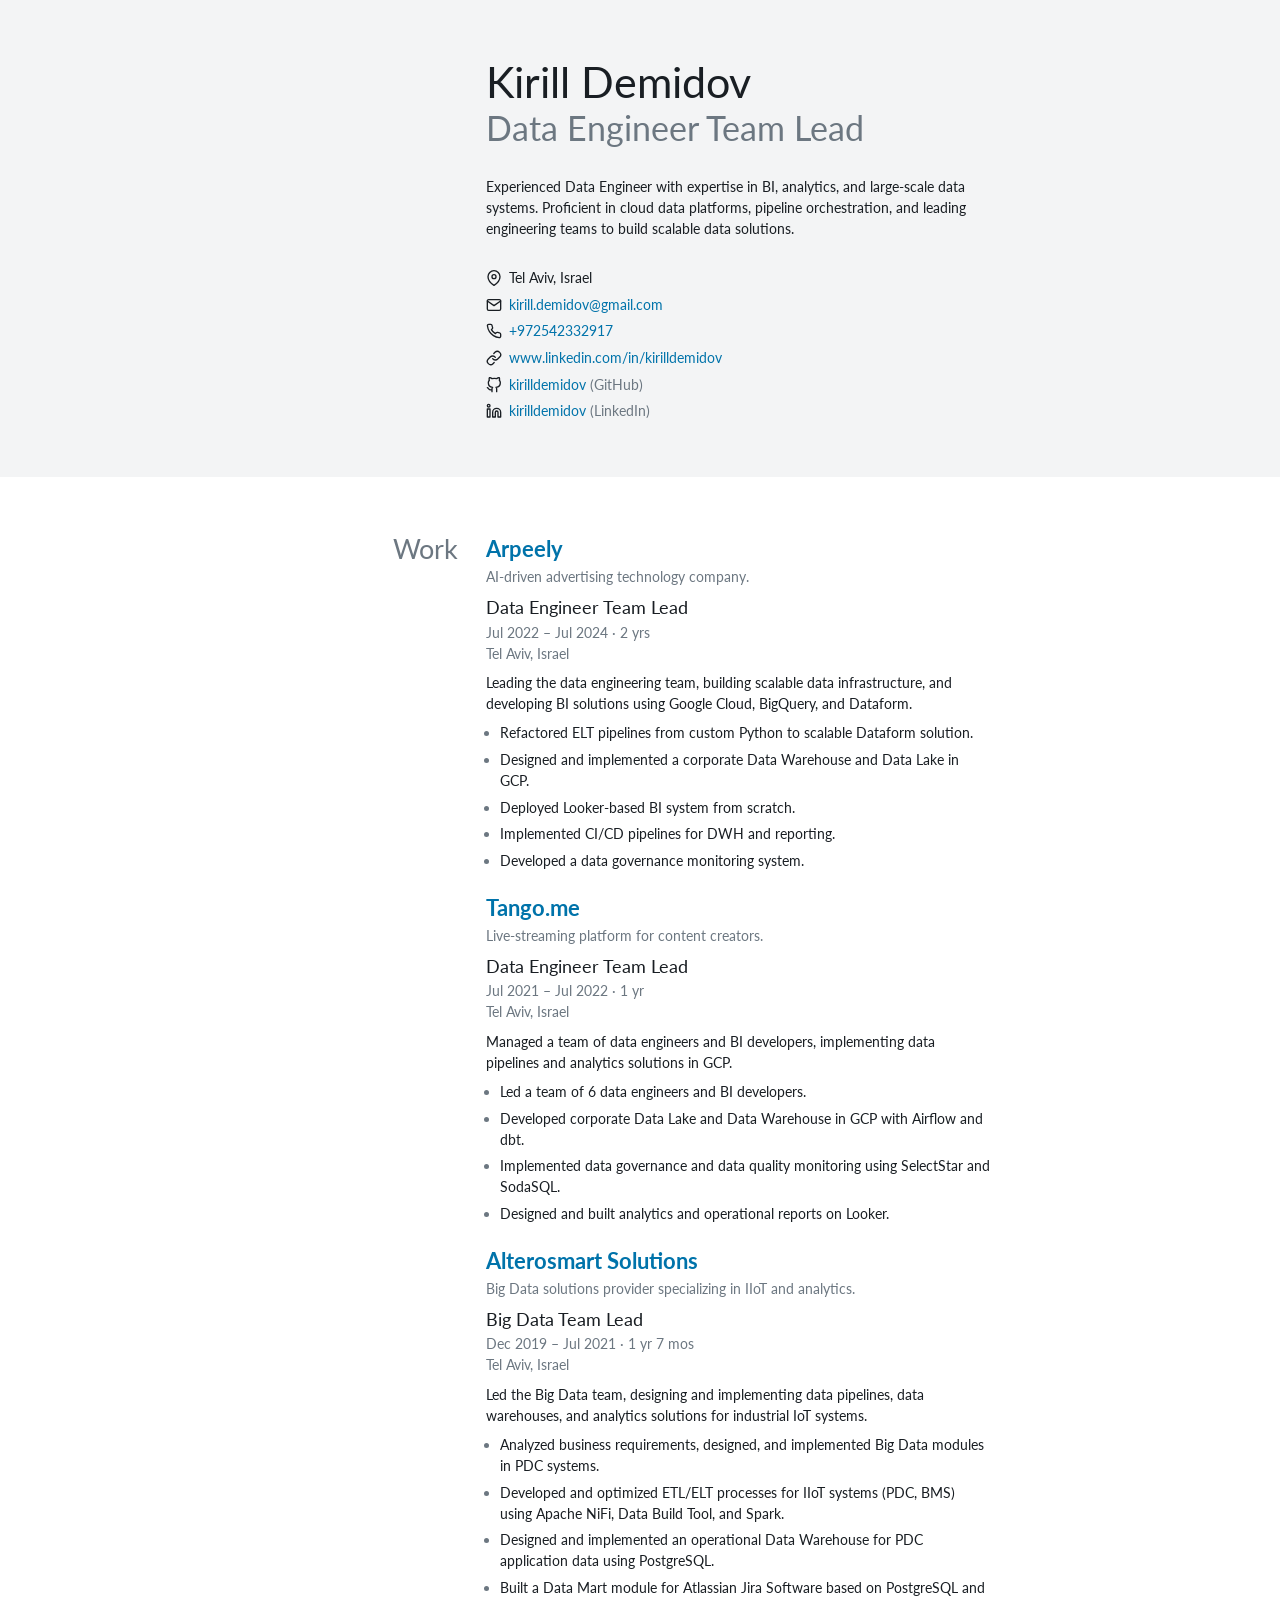
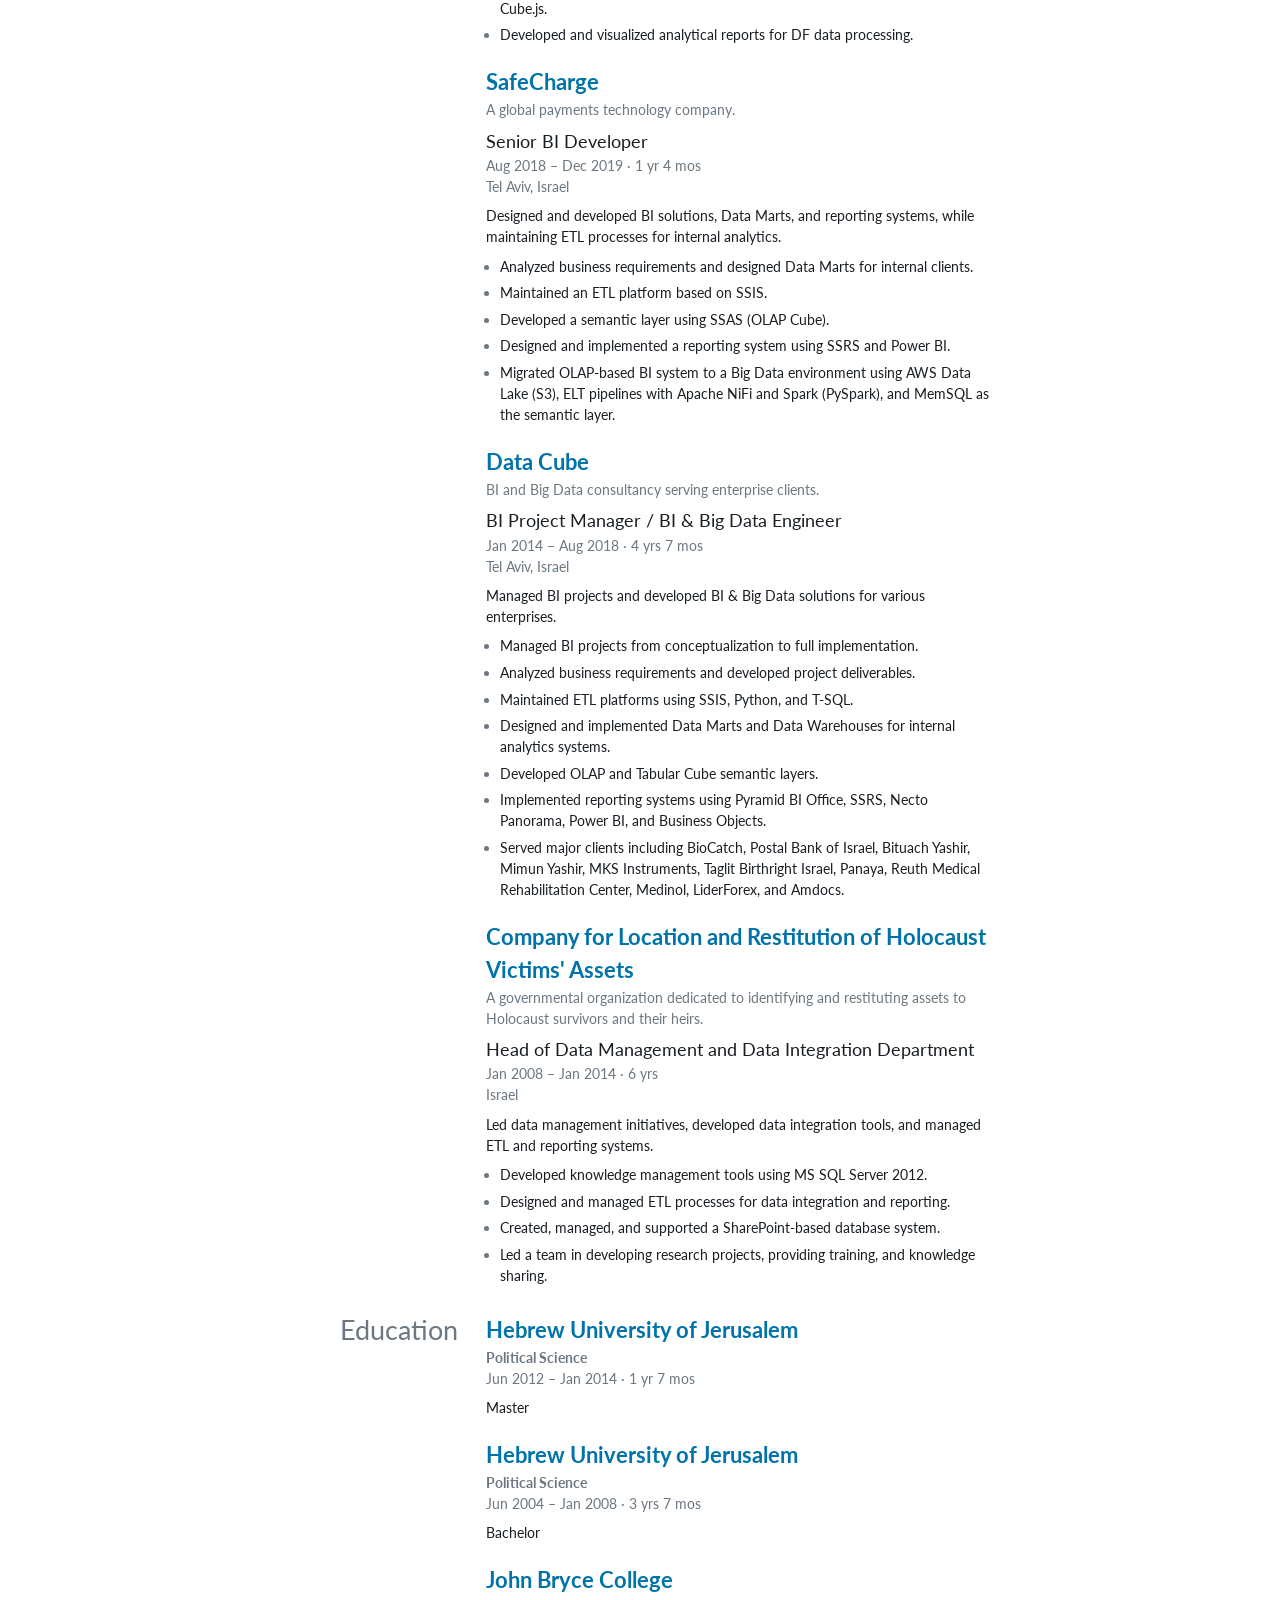
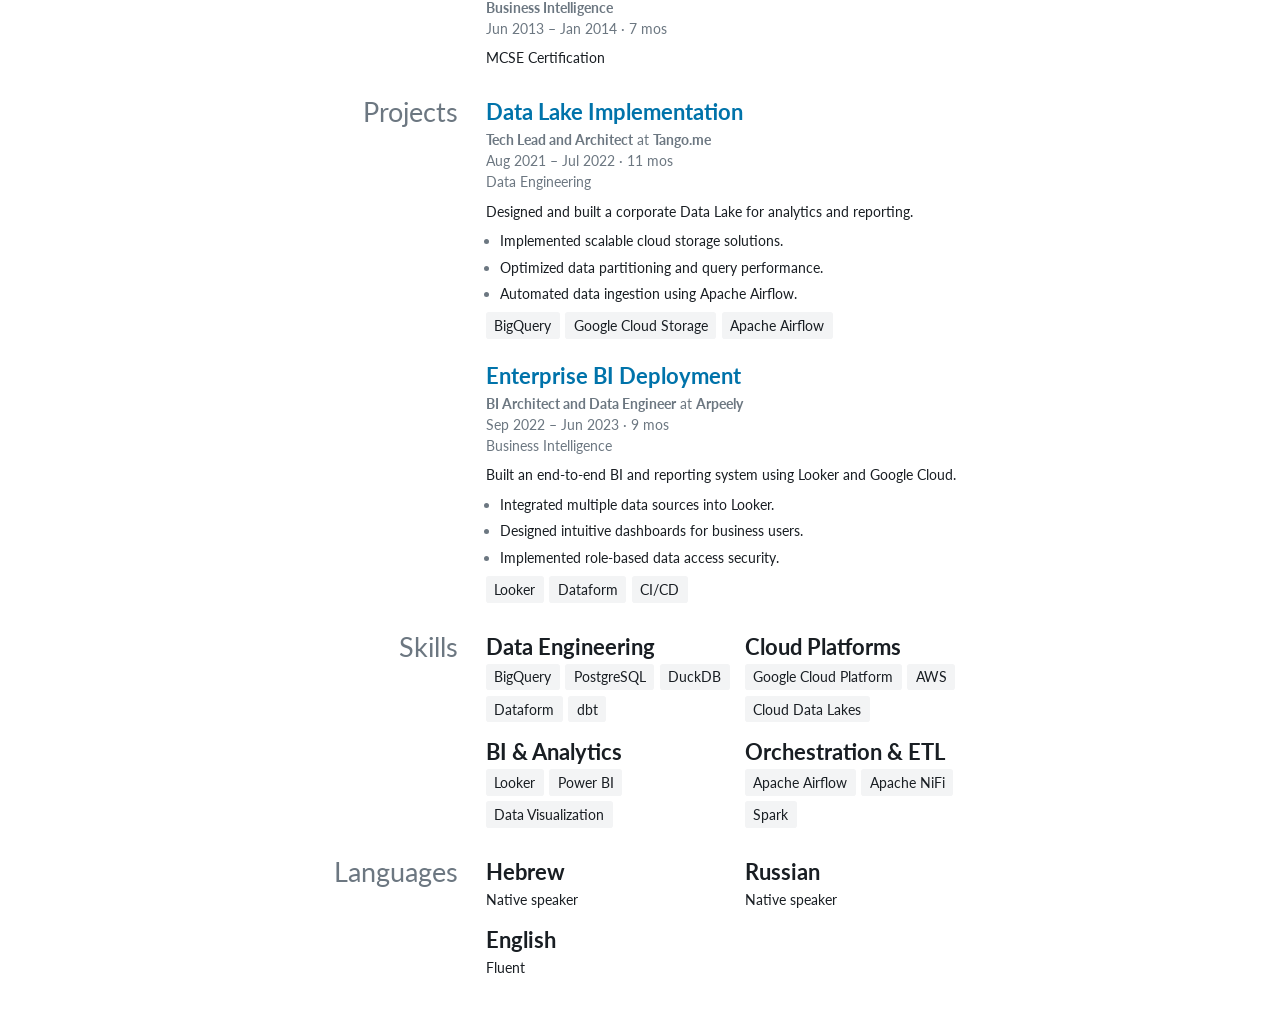
<file: resume.html>
<!doctype html>
    <html lang="en" style="">
      <head>
        <meta charset="utf-8" />
        
    <title>Kirill Demidov</title>
    <meta name="description" content="Experienced Data Engineer with expertise in BI, analytics, and large-scale data systems. Proficient in cloud data platforms, pipeline orchestration, and leading engineering teams to build scalable data solutions." />
  
        <meta name="viewport" content="width=device-width, initial-scale=1" />
        <link rel="stylesheet" href="https://fonts.googleapis.com/css?family=Lato:400,700&display=swap" />
        <style>
          :root{color-scheme:light dark;--color-background-light: #ffffff;--color-dimmed-light: #f3f4f5;--color-primary-light: #191e23;--color-secondary-light: #6c7781;--color-accent-light: #0073aa;--color-background-dark: #191e23;--color-dimmed-dark: #23282d;--color-primary-dark: #fbfbfc;--color-secondary-dark: #ccd0d4;--color-accent-dark: #00a0d2;--color-background: var(--color-background-light);--color-dimmed: var(--color-dimmed-light);--color-primary: var(--color-primary-light);--color-secondary: var(--color-secondary-light);--color-accent: var(--color-accent-light);--scale-ratio: 1.25;--scale0: 1rem;--scale1: calc(var(--scale0) * var(--scale-ratio));--scale2: calc(var(--scale1) * var(--scale-ratio));--scale3: calc(var(--scale2) * var(--scale-ratio));--scale4: calc(var(--scale3) * var(--scale-ratio));--scale5: calc(var(--scale4) * var(--scale-ratio))}@media (prefers-color-scheme: dark){:root{--color-background: var(--color-background-dark);--color-dimmed: var(--color-dimmed-dark);--color-primary: var(--color-primary-dark);--color-secondary: var(--color-secondary-dark);--color-accent: var(--color-accent-dark)}}*{box-sizing:border-box;margin:0;padding:0}html{font-size:14px}body{background:var(--color-background);color:var(--color-primary);display:grid;font:1em/1.5 Lato,sans-serif;gap:2em;grid-template-columns:[full-start] 1fr [main-start side-start] minmax(min-content,12em) [side-end content-start] minmax(min-content,36em) [main-end content-end] 1fr [full-end];grid-template-rows:auto [content] 0;margin-bottom:4em}body:before{content:"";grid-column:full;grid-row:content}ol,ul{padding-left:1em}:not(.icon-list,.tag-list)>li+li{margin-top:.4em}li::marker,.network{color:var(--color-secondary)}a{color:var(--color-accent);text-decoration:none}a:focus,a:hover{text-decoration:underline}h1,h2,h3,h5{font-weight:400}h1,h2,h3{line-height:1.2}h1{font-size:var(--scale5)}h2{color:var(--color-secondary);font-size:var(--scale4)}h3{color:var(--color-secondary);font-size:var(--scale3);grid-column:side;margin-bottom:1rem}h4{font-size:var(--scale2)}h5{font-size:var(--scale1)}h6{font-size:var(--scale0)}blockquote{border-left:.2em solid var(--color-dimmed);padding-left:1em}cite{color:var(--color-secondary);font-style:inherit}cite:before{content:"— "}svg{margin-right:.2em;vertical-align:text-bottom}.masthead{background:var(--color-dimmed);display:inherit;gap:inherit;grid-column:full;grid-template-columns:inherit;padding:4em 0;text-align:center}.masthead>*,section{grid-column:main}.masthead>img{border:4px solid;border-radius:50%;margin:0 auto;max-width:12em}article>*+*,blockquote>*+*,.timeline>div>*+*{margin-top:.6em}.meta{color:var(--color-secondary)}.stack{display:grid;gap:1.5em}.icon-list{display:flex;flex-wrap:wrap;gap:.4em 1em;justify-content:center;list-style:none;padding:0}.grid-list{display:grid;gap:1em}.tag-list{display:flex;flex-wrap:wrap;gap:.4em;list-style:none;padding:0}.tag-list>li{background:var(--color-dimmed);border-radius:.2em;padding:.2em .6em}.timeline>div{position:relative}.timeline>div:not(:last-child){padding-bottom:1rem}.timeline>div:not(:last-child):before{content:"";position:absolute;top:1rem;left:-15px;width:2px;height:100%;background:var(--color-secondary)}.timeline>div:not(:only-child):after{content:"";position:absolute;top:.6rem;left:-20px;width:8px;height:8px;background:var(--color-secondary);border:2px solid var(--color-background);border-radius:50%}@media print,(min-width: 48em){h3{text-align:right;margin-bottom:inherit}.masthead{text-align:inherit}.masthead>*,section{grid-column:content}.masthead img{grid-column:side;grid-row:span 2;max-width:100%}section{display:contents}.icon-list{flex-direction:column}.grid-list{grid-template-columns:repeat(auto-fit,minmax(calc((100% - 1em)/2),1fr))}}@media print{.duration{display:none}}
        </style>
        <script type="module">
          const pluralize = (num, str) => `${num} ${num === 1 ? str : str.concat('s')}`

class TimeDuration extends HTMLElement {
  connectedCallback() {
    const [from, to] = this.querySelectorAll('time')
    if (!from) return

    const startDate = new Date(from.dateTime || from.textContent)
    const endDate = new Date(to ? to.dateTime || to.textContent : Date.now())
    const diffDate = new Date(endDate - startDate)

    const years = diffDate.getFullYear() - 1970
    const months = diffDate.getMonth()
    const days = diffDate.getDate() - 1

    const segments = [
      years && pluralize(years, 'yr'),
      months && pluralize(months, 'mo'),
      days && !years && !months && pluralize(days, 'day'),
    ].filter(Boolean)
    if (!segments.length) return

    const duration = document.createElement('time')
    duration.classList.add('duration')
    duration.textContent = '· '.concat(segments.join(' '))

    this.append(' ', duration)
  }
}

customElements.define('time-duration', TimeDuration)

        </script>
      </head>
      <body>
        
    <header class="masthead">
      
      <div><h1>Kirill Demidov</h1> <h2>Data Engineer Team Lead</h2></div>
      <article><p>Experienced Data Engineer with expertise in BI, analytics, and large-scale data systems. Proficient in cloud data platforms, pipeline orchestration, and leading engineering teams to build scalable data solutions.</p></article>
      <ul class="icon-list">
        
          <li>
            <svg xmlns="http://www.w3.org/2000/svg" width="16" height="16" viewBox="0 0 24 24" fill="none" stroke="currentColor" stroke-width="2" stroke-linecap="round" stroke-linejoin="round" class="feather feather-map-pin"><path d="M21 10c0 7-9 13-9 13s-9-6-9-13a9 9 0 0 1 18 0z"></path><circle cx="12" cy="10" r="3"></circle></svg> Tel Aviv, Israel
          </li>
        
        
          <li>
            <svg xmlns="http://www.w3.org/2000/svg" width="16" height="16" viewBox="0 0 24 24" fill="none" stroke="currentColor" stroke-width="2" stroke-linecap="round" stroke-linejoin="round" class="feather feather-mail"><path d="M4 4h16c1.1 0 2 .9 2 2v12c0 1.1-.9 2-2 2H4c-1.1 0-2-.9-2-2V6c0-1.1.9-2 2-2z"></path><polyline points="22,6 12,13 2,6"></polyline></svg>
            <a href="mailto:kirill.demidov@gmail.com">kirill.demidov@gmail.com</a>
          </li>
        
        
          <li>
            <svg xmlns="http://www.w3.org/2000/svg" width="16" height="16" viewBox="0 0 24 24" fill="none" stroke="currentColor" stroke-width="2" stroke-linecap="round" stroke-linejoin="round" class="feather feather-phone"><path d="M22 16.92v3a2 2 0 0 1-2.18 2 19.79 19.79 0 0 1-8.63-3.07 19.5 19.5 0 0 1-6-6 19.79 19.79 0 0 1-3.07-8.67A2 2 0 0 1 4.11 2h3a2 2 0 0 1 2 1.72 12.84 12.84 0 0 0 .7 2.81 2 2 0 0 1-.45 2.11L8.09 9.91a16 16 0 0 0 6 6l1.27-1.27a2 2 0 0 1 2.11-.45 12.84 12.84 0 0 0 2.81.7A2 2 0 0 1 22 16.92z"></path></svg>
            <a href="tel:+972542332917">+972542332917</a>
          </li>
        
        <li><svg xmlns="http://www.w3.org/2000/svg" width="16" height="16" viewBox="0 0 24 24" fill="none" stroke="currentColor" stroke-width="2" stroke-linecap="round" stroke-linejoin="round" class="feather feather-link"><path d="M10 13a5 5 0 0 0 7.54.54l3-3a5 5 0 0 0-7.07-7.07l-1.72 1.71"></path><path d="M14 11a5 5 0 0 0-7.54-.54l-3 3a5 5 0 0 0 7.07 7.07l1.71-1.71"></path></svg> <a href="https://www.linkedin.com/in/kirilldemidov/">www.linkedin.com/in/kirilldemidov</a></li>
        
            <li>
              <svg xmlns="http://www.w3.org/2000/svg" width="16" height="16" viewBox="0 0 24 24" fill="none" stroke="currentColor" stroke-width="2" stroke-linecap="round" stroke-linejoin="round" class="feather feather-github"><path d="M9 19c-5 1.5-5-2.5-7-3m14 6v-3.87a3.37 3.37 0 0 0-.94-2.61c3.14-.35 6.44-1.54 6.44-7A5.44 5.44 0 0 0 20 4.77 5.07 5.07 0 0 0 19.91 1S18.73.65 16 2.48a13.38 13.38 0 0 0-7 0C6.27.65 5.09 1 5.09 1A5.07 5.07 0 0 0 5 4.77a5.44 5.44 0 0 0-1.5 3.78c0 5.42 3.3 6.61 6.44 7A3.37 3.37 0 0 0 9 18.13V22"></path></svg> <a href="https://github.com/kirilldemidov">kirilldemidov</a>
              <span class="network">(GitHub)</span>
            </li>
          
            <li>
              <svg xmlns="http://www.w3.org/2000/svg" width="16" height="16" viewBox="0 0 24 24" fill="none" stroke="currentColor" stroke-width="2" stroke-linecap="round" stroke-linejoin="round" class="feather feather-linkedin"><path d="M16 8a6 6 0 0 1 6 6v7h-4v-7a2 2 0 0 0-2-2 2 2 0 0 0-2 2v7h-4v-7a6 6 0 0 1 6-6z"></path><rect x="2" y="9" width="4" height="12"></rect><circle cx="4" cy="4" r="2"></circle></svg> <a href="https://www.linkedin.com/in/kirilldemidov/">kirilldemidov</a>
              <span class="network">(LinkedIn)</span>
            </li>
          
      </ul>
    </header>
   
      <section id="work">
        <h3>Work</h3>
        <div class="stack">
          
              <article>
                <header>
                  <h4><a href="https://arpeely.com">Arpeely</a></h4>
                  <div class="meta"><div>AI-driven advertising technology company.</div></div>
                </header>
                <div class="timeline">
                  
                      <div>
                        <div>
                          <h5>Data Engineer Team Lead</h5>
                          <div class="meta">
                            <div><time-duration><time datetime="2022-07-01">Jul 2022</time> – <time datetime="2024-07-01">Jul 2024</time></time-duration></div>
                            <div>Tel Aviv, Israel</div>
                          </div>
                        </div>
                        <p>Leading the data engineering team, building scalable data infrastructure, and developing BI solutions using Google Cloud, BigQuery, and Dataform.</p>
                        
                          <ul>
                            <li><p>Refactored ELT pipelines from custom Python to scalable Dataform solution.</p></li><li><p>Designed and implemented a corporate Data Warehouse and Data Lake in GCP.</p></li><li><p>Deployed Looker-based BI system from scratch.</p></li><li><p>Implemented CI/CD pipelines for DWH and reporting.</p></li><li><p>Developed a data governance monitoring system.</p></li>
                          </ul>
                        
                      </div>
                    
                </div>
              </article>
            
              <article>
                <header>
                  <h4><a href="https://www.tango.me">Tango.me</a></h4>
                  <div class="meta"><div>Live-streaming platform for content creators.</div></div>
                </header>
                <div class="timeline">
                  
                      <div>
                        <div>
                          <h5>Data Engineer Team Lead</h5>
                          <div class="meta">
                            <div><time-duration><time datetime="2021-07-01">Jul 2021</time> – <time datetime="2022-07-01">Jul 2022</time></time-duration></div>
                            <div>Tel Aviv, Israel</div>
                          </div>
                        </div>
                        <p>Managed a team of data engineers and BI developers, implementing data pipelines and analytics solutions in GCP.</p>
                        
                          <ul>
                            <li><p>Led a team of 6 data engineers and BI developers.</p></li><li><p>Developed corporate Data Lake and Data Warehouse in GCP with Airflow and dbt.</p></li><li><p>Implemented data governance and data quality monitoring using SelectStar and SodaSQL.</p></li><li><p>Designed and built analytics and operational reports on Looker.</p></li>
                          </ul>
                        
                      </div>
                    
                </div>
              </article>
            
              <article>
                <header>
                  <h4><a href="https://www.alterosmart.com">Alterosmart Solutions</a></h4>
                  <div class="meta"><div>Big Data solutions provider specializing in IIoT and analytics.</div></div>
                </header>
                <div class="timeline">
                  
                      <div>
                        <div>
                          <h5>Big Data Team Lead</h5>
                          <div class="meta">
                            <div><time-duration><time datetime="2019-12-01">Dec 2019</time> – <time datetime="2021-07-01">Jul 2021</time></time-duration></div>
                            <div>Tel Aviv, Israel</div>
                          </div>
                        </div>
                        <p>Led the Big Data team, designing and implementing data pipelines, data warehouses, and analytics solutions for industrial IoT systems.</p>
                        
                          <ul>
                            <li><p>Analyzed business requirements, designed, and implemented Big Data modules in PDC systems.</p></li><li><p>Developed and optimized ETL/ELT processes for IIoT systems (PDC, BMS) using Apache NiFi, Data Build Tool, and Spark.</p></li><li><p>Designed and implemented an operational Data Warehouse for PDC application data using PostgreSQL.</p></li><li><p>Built a Data Mart module for Atlassian Jira Software based on PostgreSQL and Cube.js.</p></li><li><p>Developed and visualized analytical reports for DF data processing.</p></li>
                          </ul>
                        
                      </div>
                    
                </div>
              </article>
            
              <article>
                <header>
                  <h4><a href="https://www.safecharge.com">SafeCharge</a></h4>
                  <div class="meta"><div>A global payments technology company.</div></div>
                </header>
                <div class="timeline">
                  
                      <div>
                        <div>
                          <h5>Senior BI Developer</h5>
                          <div class="meta">
                            <div><time-duration><time datetime="2018-08-01">Aug 2018</time> – <time datetime="2019-12-01">Dec 2019</time></time-duration></div>
                            <div>Tel Aviv, Israel</div>
                          </div>
                        </div>
                        <p>Designed and developed BI solutions, Data Marts, and reporting systems, while maintaining ETL processes for internal analytics.</p>
                        
                          <ul>
                            <li><p>Analyzed business requirements and designed Data Marts for internal clients.</p></li><li><p>Maintained an ETL platform based on SSIS.</p></li><li><p>Developed a semantic layer using SSAS (OLAP Cube).</p></li><li><p>Designed and implemented a reporting system using SSRS and Power BI.</p></li><li><p>Migrated OLAP-based BI system to a Big Data environment using AWS Data Lake (S3), ELT pipelines with Apache NiFi and Spark (PySpark), and MemSQL as the semantic layer.</p></li>
                          </ul>
                        
                      </div>
                    
                </div>
              </article>
            
              <article>
                <header>
                  <h4><a href="https://www.datacube.co.il">Data Cube</a></h4>
                  <div class="meta"><div>BI and Big Data consultancy serving enterprise clients.</div></div>
                </header>
                <div class="timeline">
                  
                      <div>
                        <div>
                          <h5>BI Project Manager / BI & Big Data Engineer</h5>
                          <div class="meta">
                            <div><time-duration><time datetime="2014-01-01">Jan 2014</time> – <time datetime="2018-08-01">Aug 2018</time></time-duration></div>
                            <div>Tel Aviv, Israel</div>
                          </div>
                        </div>
                        <p>Managed BI projects and developed BI &amp; Big Data solutions for various enterprises.</p>
                        
                          <ul>
                            <li><p>Managed BI projects from conceptualization to full implementation.</p></li><li><p>Analyzed business requirements and developed project deliverables.</p></li><li><p>Maintained ETL platforms using SSIS, Python, and T-SQL.</p></li><li><p>Designed and implemented Data Marts and Data Warehouses for internal analytics systems.</p></li><li><p>Developed OLAP and Tabular Cube semantic layers.</p></li><li><p>Implemented reporting systems using Pyramid BI Office, SSRS, Necto Panorama, Power BI, and Business Objects.</p></li><li><p>Served major clients including BioCatch, Postal Bank of Israel, Bituach Yashir, Mimun Yashir, MKS Instruments, Taglit Birthright Israel, Panaya, Reuth Medical Rehabilitation Center, Medinol, LiderForex, and Amdocs.</p></li>
                          </ul>
                        
                      </div>
                    
                </div>
              </article>
            
              <article>
                <header>
                  <h4><a href="https://www.holocaust-assets.org.il">Company for Location and Restitution of Holocaust Victims' Assets</a></h4>
                  <div class="meta"><div>A governmental organization dedicated to identifying and restituting assets to Holocaust survivors and their heirs.</div></div>
                </header>
                <div class="timeline">
                  
                      <div>
                        <div>
                          <h5>Head of Data Management and Data Integration Department</h5>
                          <div class="meta">
                            <div><time-duration><time datetime="2008-01-01">Jan 2008</time> – <time datetime="2014-01-01">Jan 2014</time></time-duration></div>
                            <div>Israel</div>
                          </div>
                        </div>
                        <p>Led data management initiatives, developed data integration tools, and managed ETL and reporting systems.</p>
                        
                          <ul>
                            <li><p>Developed knowledge management tools using MS SQL Server 2012.</p></li><li><p>Designed and managed ETL processes for data integration and reporting.</p></li><li><p>Created, managed, and supported a SharePoint-based database system.</p></li><li><p>Led a team in developing research projects, providing training, and knowledge sharing.</p></li>
                          </ul>
                        
                      </div>
                    
                </div>
              </article>
            
        </div>
      </section>
      
      <section id="education">
        <h3>Education</h3>
        <div class="stack">
          
              <article>
                <header>
                  <h4><a href="https://new.huji.ac.il/en">Hebrew University of Jerusalem</a></h4>
                  <div class="meta">
                    <strong>Political Science</strong>
                    <div><time-duration><time datetime="2012-06-01">Jun 2012</time> – <time datetime="2014-01-01">Jan 2014</time></time-duration></div>
                  </div>
                </header>
                <p>Master</p>
                
              </article>
            
              <article>
                <header>
                  <h4><a href="https://new.huji.ac.il/en">Hebrew University of Jerusalem</a></h4>
                  <div class="meta">
                    <strong>Political Science</strong>
                    <div><time-duration><time datetime="2004-06-01">Jun 2004</time> – <time datetime="2008-01-01">Jan 2008</time></time-duration></div>
                  </div>
                </header>
                <p>Bachelor</p>
                
              </article>
            
              <article>
                <header>
                  <h4><a href="https://www.johnbryce.co.il">John Bryce College</a></h4>
                  <div class="meta">
                    <strong>Business Intelligence</strong>
                    <div><time-duration><time datetime="2013-06-01">Jun 2013</time> – <time datetime="2014-01-01">Jan 2014</time></time-duration></div>
                  </div>
                </header>
                <p>MCSE Certification</p>
                
              </article>
            
        </div>
      </section>
    
        
      <section id="projects">
        <h3>Projects</h3>
        <div class="stack">
          
              <article>
                <header>
                  <h4><a href="https://example.com/data-lake">Data Lake Implementation</a></h4>
                  <div class="meta">
                    <div>
                      <strong>Tech Lead and Architect</strong>
                      at <strong>Tango.me</strong>
                    </div>
                    <div><time-duration><time datetime="2021-08-01">Aug 2021</time> – <time datetime="2022-07-01">Jul 2022</time></time-duration></div> <div>Data Engineering</div>
                  </div>
                </header>
                <p>Designed and built a corporate Data Lake for analytics and reporting.</p>
                
                  <ul>
                    <li><p>Implemented scalable cloud storage solutions.</p></li><li><p>Optimized data partitioning and query performance.</p></li><li><p>Automated data ingestion using Apache Airflow.</p></li>
                  </ul>
                
                
                  <ul class="tag-list">
                    <li>BigQuery</li><li>Google Cloud Storage</li><li>Apache Airflow</li>
                  </ul>
                
              </article>
            
              <article>
                <header>
                  <h4><a href="https://example.com/bi-deployment">Enterprise BI Deployment</a></h4>
                  <div class="meta">
                    <div>
                      <strong>BI Architect and Data Engineer</strong>
                      at <strong>Arpeely</strong>
                    </div>
                    <div><time-duration><time datetime="2022-09-01">Sep 2022</time> – <time datetime="2023-06-01">Jun 2023</time></time-duration></div> <div>Business Intelligence</div>
                  </div>
                </header>
                <p>Built an end-to-end BI and reporting system using Looker and Google Cloud.</p>
                
                  <ul>
                    <li><p>Integrated multiple data sources into Looker.</p></li><li><p>Designed intuitive dashboards for business users.</p></li><li><p>Implemented role-based data access security.</p></li>
                  </ul>
                
                
                  <ul class="tag-list">
                    <li>Looker</li><li>Dataform</li><li>CI/CD</li>
                  </ul>
                
              </article>
            
        </div>
      </section>
      
         
      <section id="skills">
        <h3>Skills</h3>
        <div class="grid-list">
          
              <div>
                <h4>Data Engineering</h4>
                
                  <ul class="tag-list">
                    <li>BigQuery</li><li>PostgreSQL</li><li>DuckDB</li><li>Dataform</li><li>dbt</li>
                  </ul>
                
              </div>
            
              <div>
                <h4>Cloud Platforms</h4>
                
                  <ul class="tag-list">
                    <li>Google Cloud Platform</li><li>AWS</li><li>Cloud Data Lakes</li>
                  </ul>
                
              </div>
            
              <div>
                <h4>BI & Analytics</h4>
                
                  <ul class="tag-list">
                    <li>Looker</li><li>Power BI</li><li>Data Visualization</li>
                  </ul>
                
              </div>
            
              <div>
                <h4>Orchestration & ETL</h4>
                
                  <ul class="tag-list">
                    <li>Apache Airflow</li><li>Apache NiFi</li><li>Spark</li>
                  </ul>
                
              </div>
            
        </div>
      </section>
     
      <section id="languages">
        <h3>Languages</h3>
        <div class="grid-list">
          <div><h4>Hebrew</h4> Native speaker</div><div><h4>Russian</h4> Native speaker</div><div><h4>English</h4> Fluent</div>
        </div>
      </section>
    
         
      </body>
    </html>
</file>
<file: index.css>
:root {
  /* Color Palette - Professional DE Style */
  --bg-color: #ffffff;
  --text-color: #1a1a1a;
  --text-muted: #666666;
  --accent-color: #0066cc;
  --accent-soft: #e6f0ff;
  --border-color: #eeeeee;
  --sidebar-bg: #f8f9fa;
  
  /* Spacing */
  --container-max: 900px;
  --section-gap: 3rem;
  --item-gap: 1.5rem;
}

@media (prefers-color-scheme: dark) {
  :root {
    --bg-color: #0d1117;
    --text-color: #c9d1d9;
    --text-muted: #8b949e;
    --accent-color: #58a6ff;
    --accent-soft: #161b22;
    --border-color: #30363d;
    --sidebar-bg: #161b22;
  }
}

* {
  box-sizing: border-box;
  margin: 0;
  padding: 0;
}

body {
  font-family: 'Inter', -apple-system, BlinkMacSystemFont, "Segoe UI", Roboto, sans-serif;
  line-height: 1.6;
  background-color: var(--bg-color);
  color: var(--text-color);
  padding: 2rem 1rem;
}

.container {
  max-width: var(--container-max);
  margin: 0 auto;
  display: grid;
  grid-template-columns: 280px 1fr;
  gap: 3rem;
}

/* Sidebar Styling */
aside {
  position: sticky;
  top: 2rem;
  height: fit-content;
}

.profile-img {
  width: 150px;
  height: 150px;
  border-radius: 50%;
  background: var(--accent-soft);
  margin-bottom: 1.5rem;
  display: flex;
  align-items: center;
  justify-content: center;
  font-size: 3rem;
  color: var(--accent-color);
  border: 4px solid var(--border-color);
}

header h1 {
  font-size: 2rem;
  margin-bottom: 0.5rem;
  color: var(--text-color);
}

.label {
  font-size: 1.1rem;
  color: var(--accent-color);
  font-weight: 500;
  margin-bottom: 1.5rem;
}

.contact-info {
  list-style: none;
  font-size: 0.9rem;
  margin-bottom: 2rem;
}

.contact-info li {
  margin-bottom: 0.5rem;
  display: flex;
  align-items: center;
  gap: 0.5rem;
}

.contact-info a {
  color: var(--text-color);
  text-decoration: none;
  transition: color 0.2s;
}

.contact-info a:hover {
  color: var(--accent-color);
}

/* Main Content Styling */
main section {
  margin-bottom: var(--section-gap);
}

h2 {
  font-size: 1.2rem;
  text-transform: uppercase;
  letter-spacing: 0.1em;
  border-bottom: 2px solid var(--border-color);
  padding-bottom: 0.5rem;
  margin-bottom: 1.5rem;
  color: var(--text-color);
}

.experience-item, .project-item {
  margin-bottom: var(--item-gap);
}

.item-header {
  display: flex;
  justify-content: space-between;
  align-items: baseline;
  margin-bottom: 0.3rem;
}

.item-header h3 {
  font-size: 1.1rem;
  font-weight: 600;
}

.date-range {
  font-size: 0.85rem;
  color: var(--text-muted);
}

.company-name, .project-entity {
  font-weight: 500;
  color: var(--accent-color);
  display: block;
  margin-bottom: 0.5rem;
}

.summary {
  font-size: 0.95rem;
  margin-bottom: 0.5rem;
}

/* Holding company grouping: one employer, several roles */
.experience-group {
  margin-bottom: var(--item-gap);
}

.group-header {
  display: flex;
  justify-content: space-between;
  align-items: baseline;
  margin-bottom: 0.15rem;
}

.group-header h3 {
  font-size: 1.15rem;
  font-weight: 700;
  color: var(--accent-color);
}

.group-meta {
  font-size: 0.85rem;
  color: var(--text-muted);
  margin-bottom: 0.9rem;
}

.experience-group .role-item {
  border-left: 2px solid rgba(128, 128, 128, 0.35);
  padding-left: 1rem;
  margin-bottom: 1.1rem;
}

.experience-group .role-item:last-child {
  margin-bottom: 0;
}

.experience-group .role-item h4 {
  font-size: 1rem;
  font-weight: 600;
}

.role-header {
  display: flex;
  justify-content: space-between;
  align-items: baseline;
  margin-bottom: 0.35rem;
}

.highlights {
  list-style-position: outside;
  padding-left: 1.2rem;
  font-size: 0.9rem;
}

.highlights li {
  margin-bottom: 0.3rem;
}

.skills-grid {
  display: grid;
  grid-template-columns: repeat(auto-fill, minmax(200px, 1fr));
  gap: 1.5rem;
}

.skill-category h4 {
  font-size: 1rem;
  margin-bottom: 0.5rem;
  color: var(--text-color);
}

.skill-tags {
  display: flex;
  flex-wrap: wrap;
  gap: 0.5rem;
}

.tag {
  background: var(--accent-soft);
  color: var(--accent-color);
  padding: 0.2rem 0.6rem;
  border-radius: 4px;
  font-size: 0.8rem;
  font-weight: 500;
}

.contact-label {
  display: inline-block;
  min-width: 4.5rem;
  color: var(--text-muted);
  font-size: 0.8rem;
}

/* Earlier career: collapsed on the web, always expanded in print */
.early-career {
  margin-top: 1rem;
  color: var(--text-muted);
  cursor: pointer;
}

.early-career-title {
  display: none;
}

/* Downloads */
.downloads {
  display: flex;
  align-items: center;
  gap: 0.75rem;
  margin-top: 1rem;
  flex-wrap: wrap;
}

.download-btn {
  font: inherit;
  font-size: 0.85rem;
  font-weight: 500;
  color: #ffffff;
  background: var(--accent-color);
  border: none;
  border-radius: 6px;
  padding: 0.45rem 0.9rem;
  cursor: pointer;
  text-decoration: none;
  display: inline-block;
}

.download-btn:hover {
  filter: brightness(1.1);
}

.download-link {
  font-size: 0.8rem;
  color: var(--text-muted);
}

/* Print Optimization — target: 2 pages */
@page {
  size: A4;
  margin: 9mm 10mm;
}

/* Mobile */
@media (max-width: 768px) {
  .container {
    grid-template-columns: minmax(0, 1fr);
    gap: 2rem;
  }

  aside {
    position: static;
  }
}

@media (max-width: 560px) {
  :root {
    --section-gap: 2rem;
  }

  body {
    padding: 1.25rem 1rem;
  }

  .profile-img {
    width: 88px;
    height: 88px;
    font-size: 2rem;
    margin-bottom: 1rem;
  }

  header h1 {
    font-size: 1.6rem;
  }

  .item-header,
  .group-header,
  .role-header {
    flex-direction: column;
    align-items: flex-start;
    gap: 0.1rem;
  }

  main,
  aside {
    overflow-wrap: anywhere;
  }
}

@media print {
  :root {
    --section-gap: 0.85rem;
    --item-gap: 0.5rem;
    --bg-color: #ffffff;
    --text-color: #1a1a1a;
    --text-muted: #555555;
    --accent-color: #0055aa;
    --sidebar-bg: #ffffff;
  }

  body {
    padding: 0;
    font-size: 8.6pt;
    line-height: 1.3;
    -webkit-print-color-adjust: exact;
    print-color-adjust: exact;
  }

  /* Keep the two-column layout: a full-width sidebar wastes a third of the page */
  .container {
    display: grid;
    grid-template-columns: 175px 1fr;
    gap: 1.1rem;
    max-width: none;
  }

  aside { position: static; }
  /* Projects live on the web version only — the PDF stays at two pages */
  .profile-img, .downloads, #projects { display: none; }

  h1 { font-size: 15pt; line-height: 1.15; }
  .label { font-size: 8.8pt; line-height: 1.25; }
  .summary-text { font-size: 7.8pt !important; margin-bottom: 0.7rem !important; }

  h2 {
    font-size: 9.5pt;
    padding-bottom: 0.15rem;
    margin-bottom: 0.5rem;
  }

  section { margin-bottom: var(--section-gap); }

  .item-header h3, .group-header h3 { font-size: 9.4pt; }
  .experience-group .role-item h4 { font-size: 8.8pt; }
  .date-range { font-size: 7.6pt; }
  .company-name, .project-entity { margin-bottom: 0.2rem; }
  .group-meta { font-size: 7.6pt; margin-bottom: 0.4rem; }
  .summary { font-size: 8.2pt; margin-bottom: 0.2rem; }

  .highlights { font-size: 8.2pt; padding-left: 0.85rem; }
  .highlights li { margin-bottom: 0.08rem; }

  .contact-info li { margin-bottom: 0.12rem; font-size: 7.8pt; }
  .skill-category h4 { font-size: 8.2pt; }
  .skills-stack { gap: 0.5rem !important; }

  .tag {
    border: 1px solid #ccc;
    background: none;
    font-size: 7pt;
    padding: 0.05rem 0.3rem;
    margin: 0.05rem 0.05rem 0 0;
  }

  .experience-group .role-item {
    padding-left: 0.6rem;
    margin-bottom: 0.55rem;
  }

  /* Never split a role or a project across pages */
  .experience-group .role-item,
  .experience-item,
  .project-item { break-inside: avoid; }

  a { text-decoration: none; }

  .contact-label { min-width: 3.6rem; font-size: 7.2pt; }

  /* An accordion arrow is meaningless on paper: show the content, drop the control */
  .early-career { margin-top: 0; color: var(--text-color); }
  .early-career > summary { display: none; }
  .early-career > .experience-list { margin-top: 0 !important; }
  .early-career-title {
    display: block;
    font-size: 9.4pt;
    font-weight: 600;
    margin-bottom: 0.35rem;
  }
}
</file>
